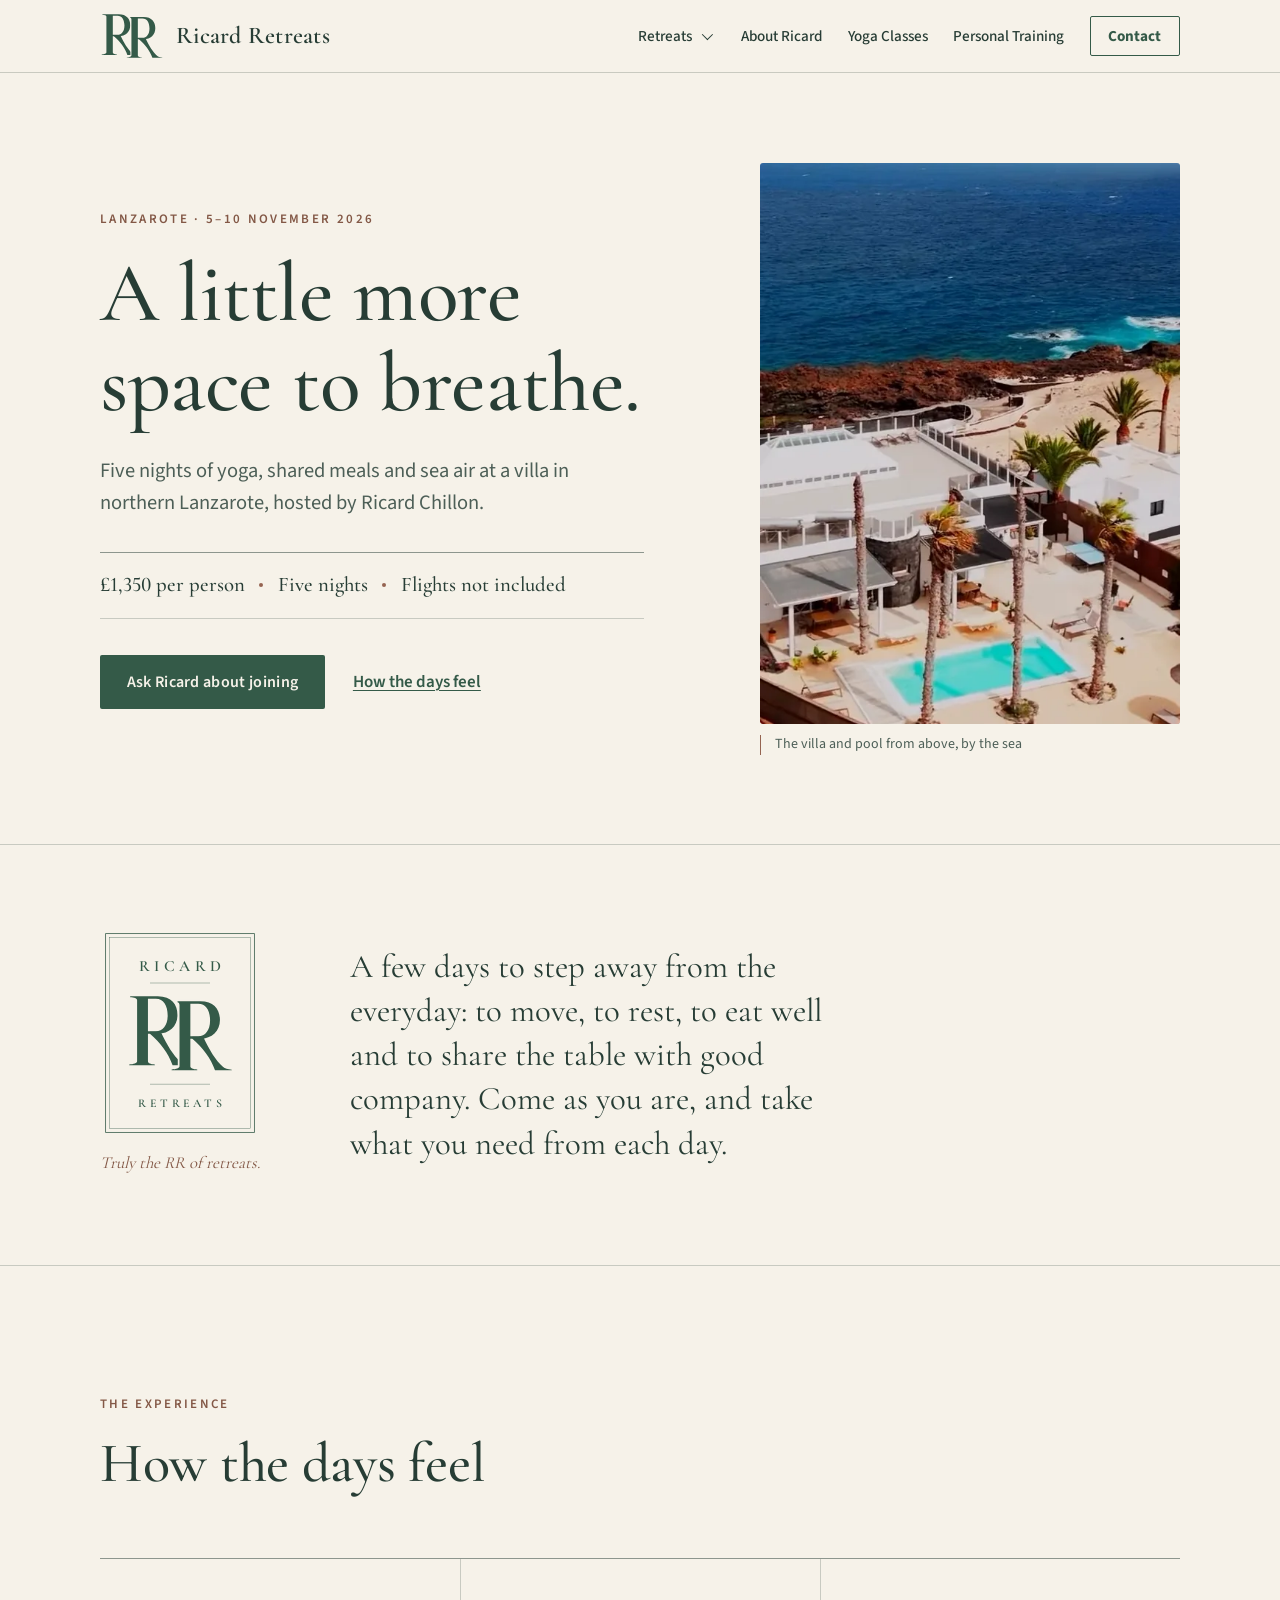
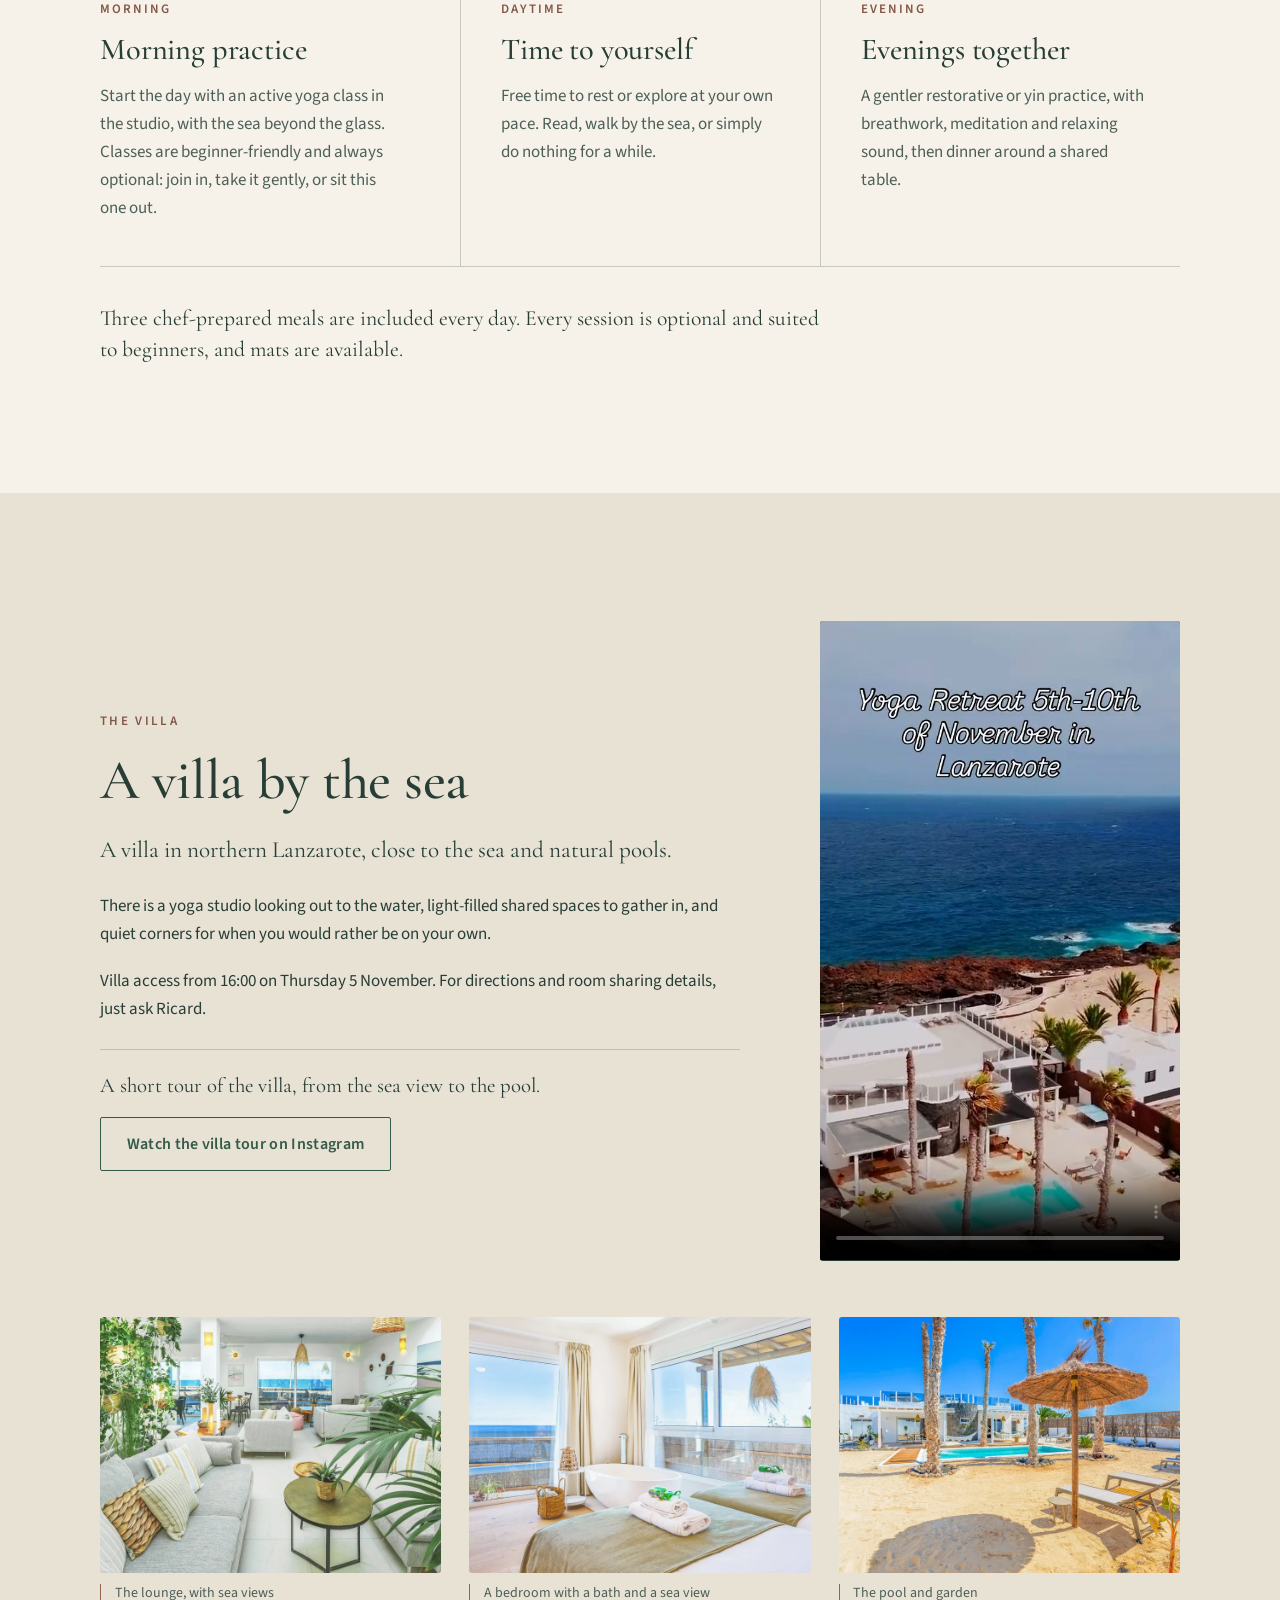
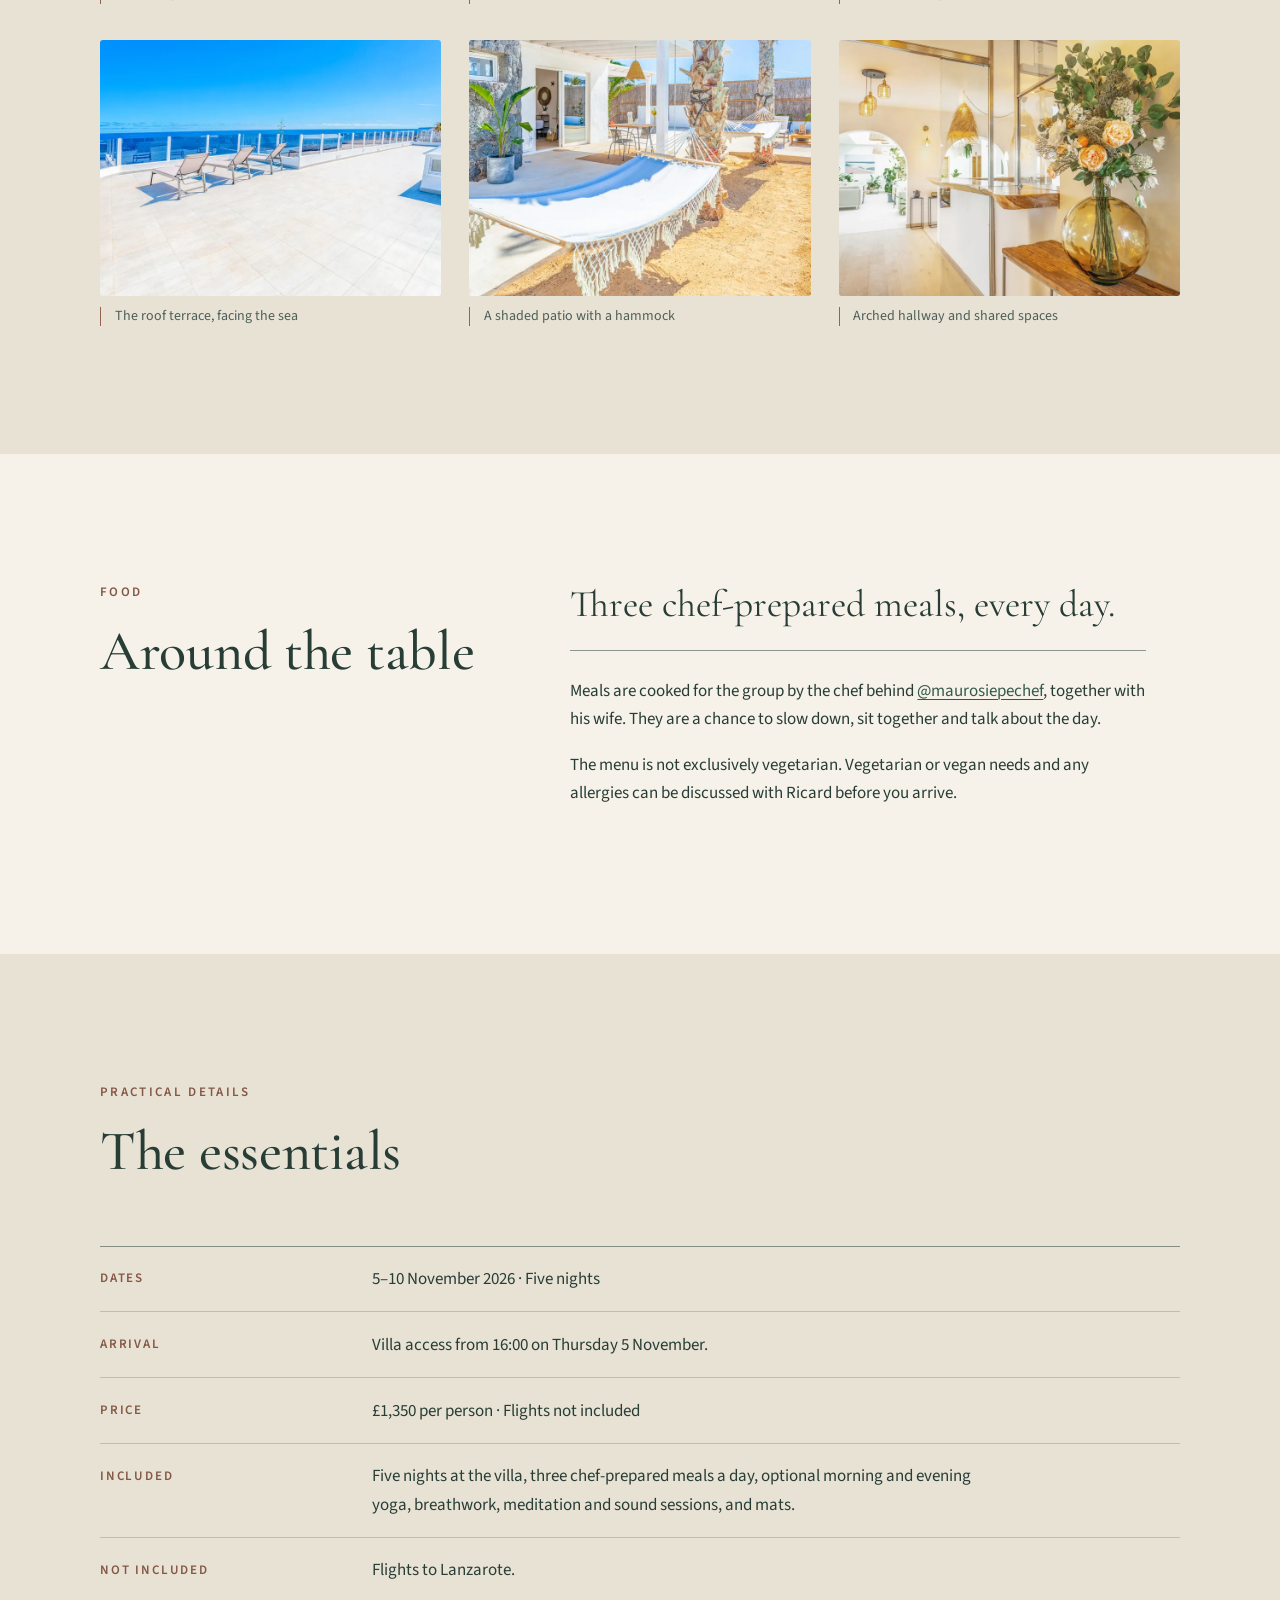
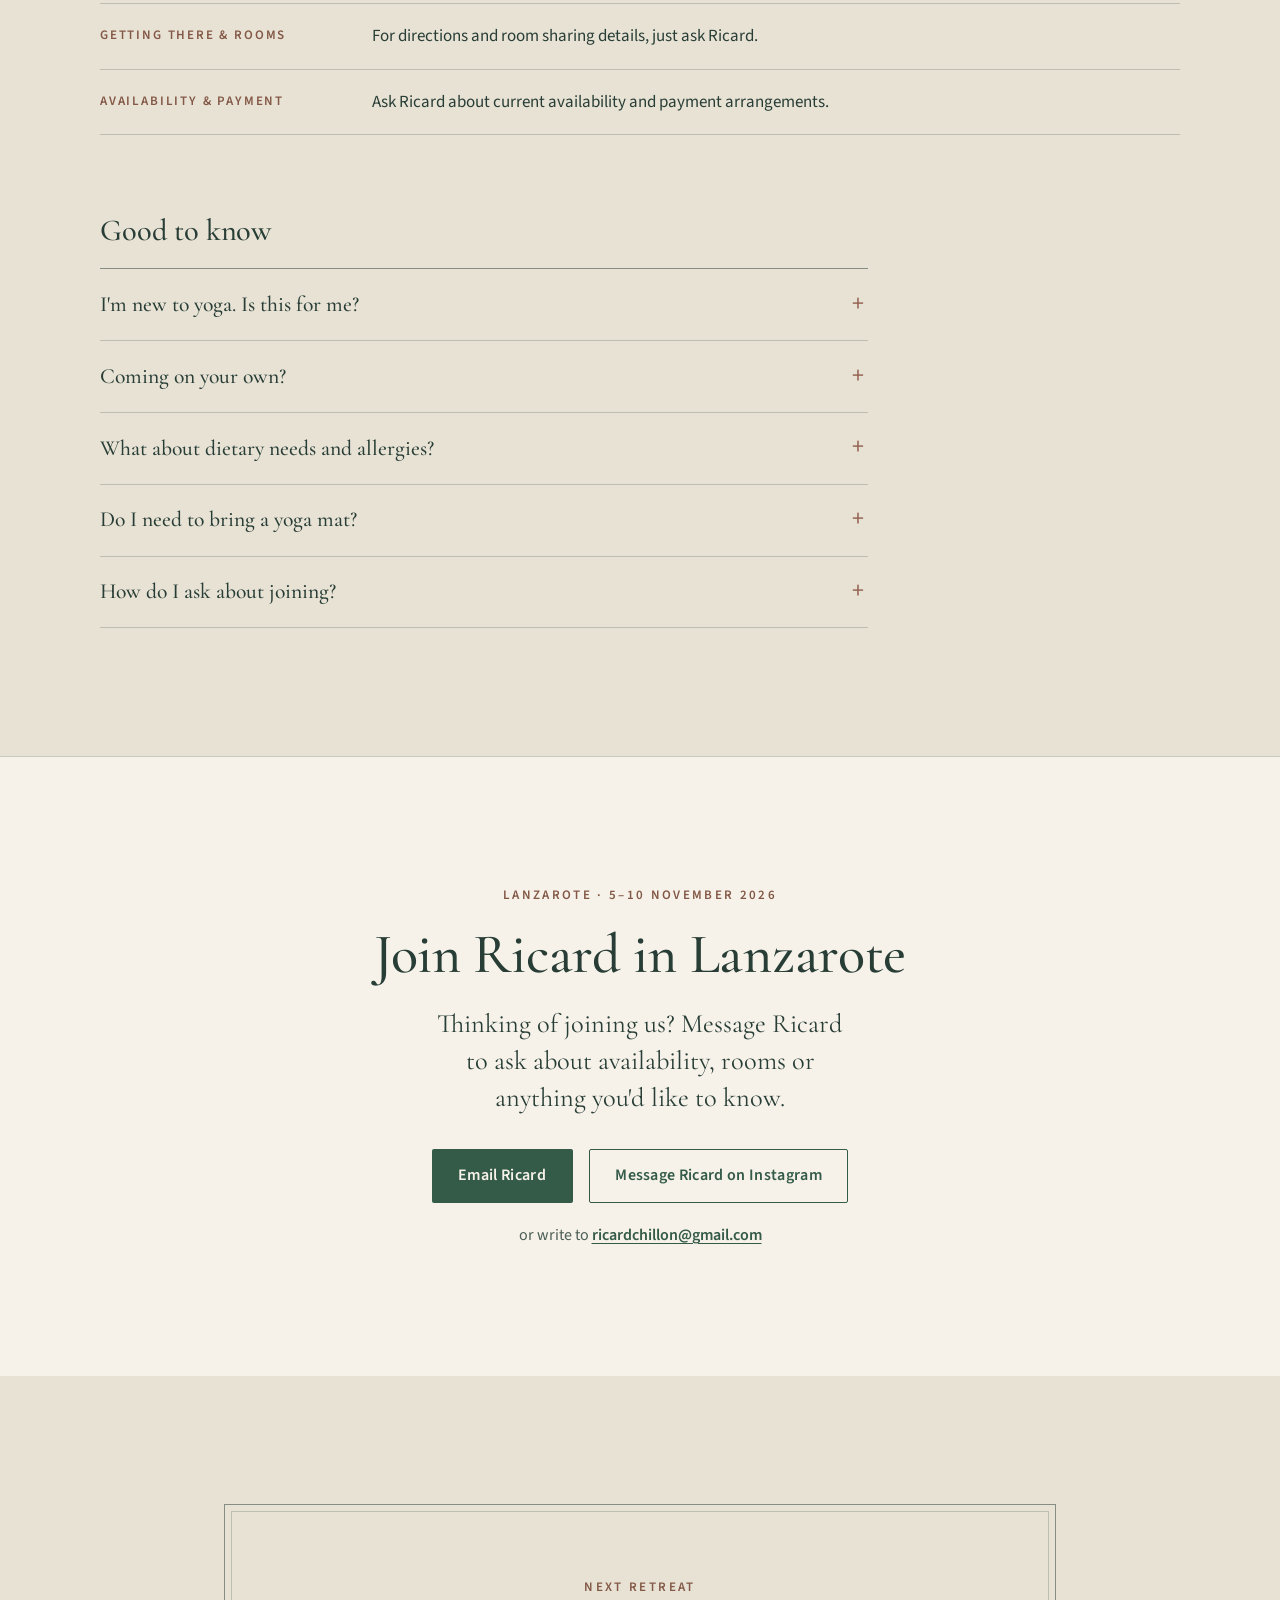
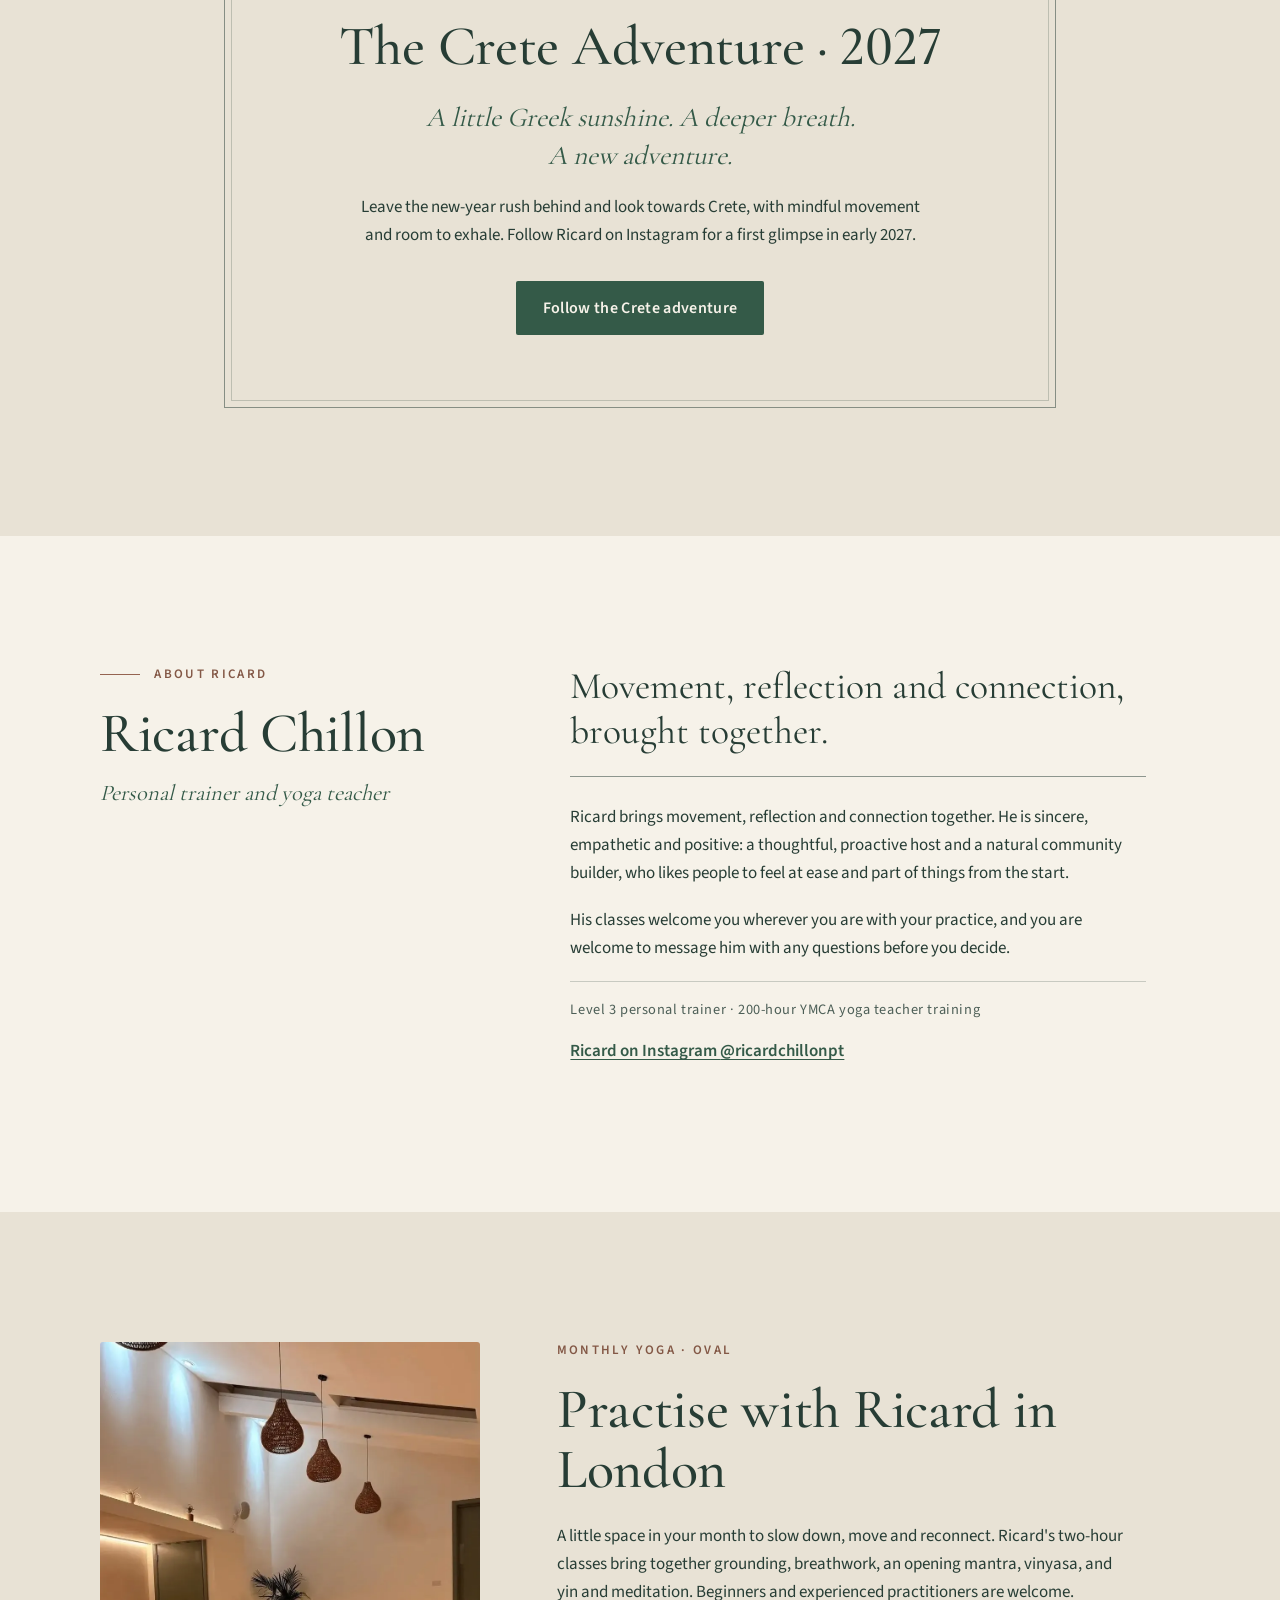
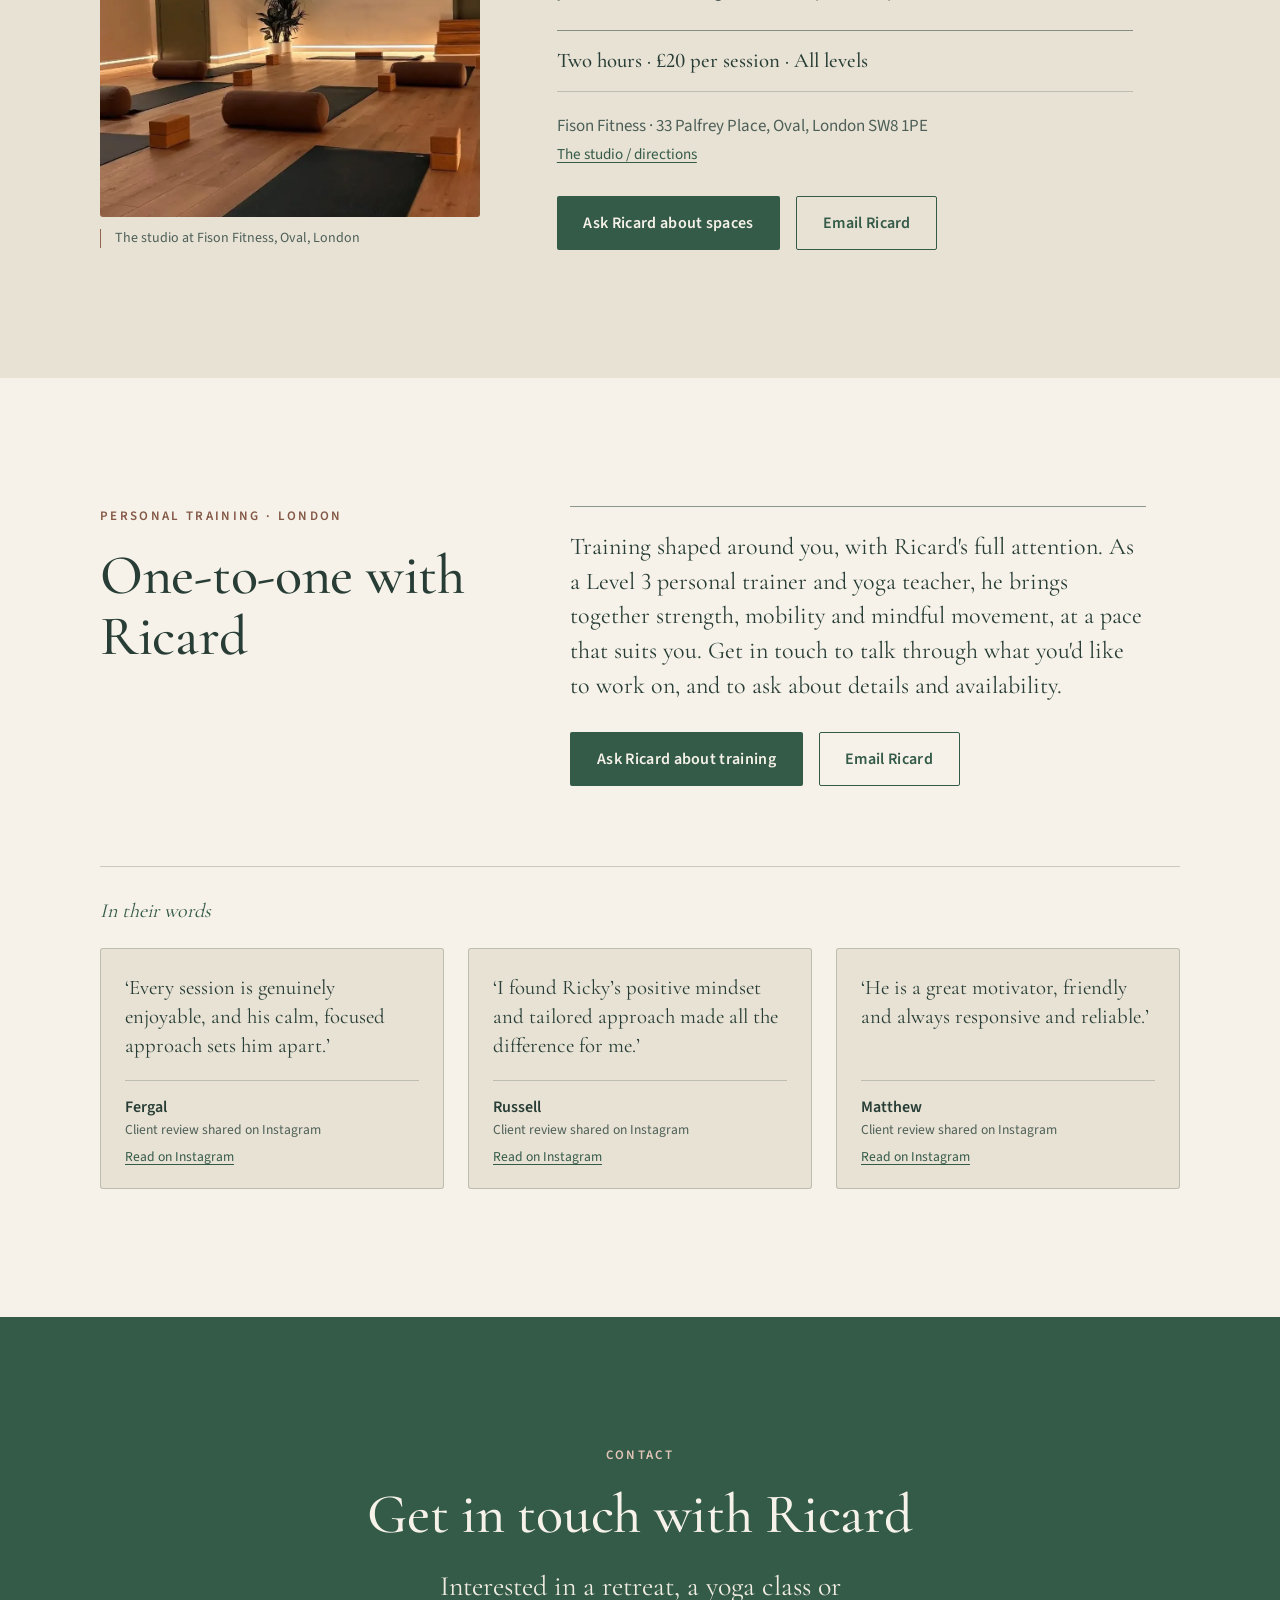
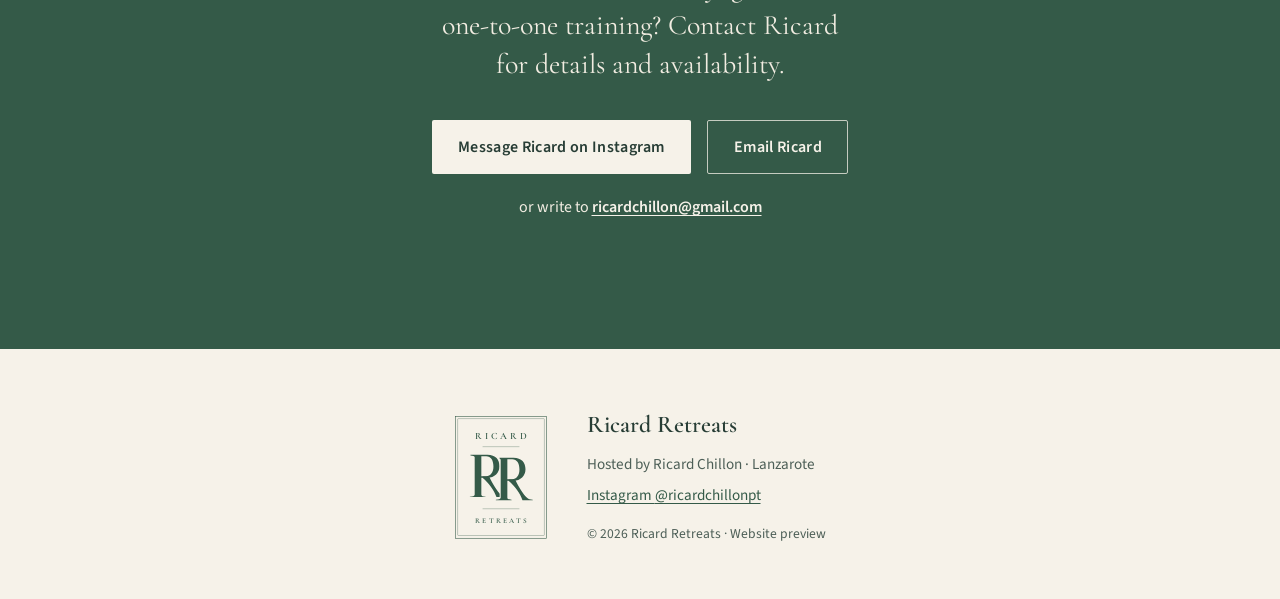
<file: index.html>
<!DOCTYPE html>
<html lang="en-GB" data-asset-version="202610201355">
<head>
  <meta charset="utf-8">
  <meta name="viewport" content="width=device-width, initial-scale=1">
  <!-- Draft: keep search engines out until the site is approved. -->
  <meta name="robots" content="noindex, nofollow">
  <!-- META:START (generated by tools/sync-meta.py from site-config.js; edit the config, not these lines) -->
  <title>Ricard Retreats · Yoga retreat in Lanzarote, 5–10 November 2026</title>
  <meta name="description" content="Five nights of yoga, shared meals and sea air in northern Lanzarote, 5–10 November 2026, hosted by Ricard Chillon. £1,350 per person, flights not included.">
  <link rel="canonical" href="https://ricard-retreats.github.io/">
  <meta property="og:type" content="website">
  <meta property="og:site_name" content="Ricard Retreats">
  <meta property="og:title" content="Ricard Retreats · A little more space to breathe">
  <meta property="og:description" content="A five-night yoga retreat in northern Lanzarote, 5–10 November 2026, hosted by Ricard Chillon.">
  <meta property="og:url" content="https://ricard-retreats.github.io/">
  <meta property="og:image" content="https://ricard-retreats.github.io/assets/images/og-cover.jpg">
  <meta property="og:image:width" content="1200">
  <meta property="og:image:height" content="630">
  <meta property="og:image:alt" content="Ricard Retreats: A little more space to breathe.">
  <meta name="twitter:card" content="summary_large_image">
  <meta name="twitter:title" content="Ricard Retreats · A little more space to breathe">
  <meta name="twitter:description" content="A five-night yoga retreat in northern Lanzarote, 5–10 November 2026, hosted by Ricard Chillon.">
  <meta name="twitter:image" content="https://ricard-retreats.github.io/assets/images/og-cover.jpg">
  <!-- META:END -->
  <meta name="theme-color" content="#345a48">
  <link rel="icon" href="favicon.svg?v=202610201355" type="image/svg+xml">
  <link rel="preload" href="assets/fonts/cormorant-garamond-latin-500-normal.woff2" as="font" type="font/woff2" crossorigin>
  <link rel="stylesheet" href="css/styles.css?v=202610201355">
  <script src="site-config.js?v=202610201355"></script>
</head>
<body id="top">
  <svg width="0" height="0" style="position:absolute" aria-hidden="true" focusable="false">
<symbol id="rr-pair" viewBox="-4 -4 218 158">
  <g fill="currentColor"><path fill-rule="evenodd" d="M4,0 H60 C88,0 100,17 100,38 C100,60 84,76 60,76 H40 V132 C40,136 45,138 54,138.5 V140 H2 V138.5 C11,138 18,136 18,132 V8 C18,4 12,2.5 4,2 Z M40,5 H56 C72,5 80,19 80,39 C80,59 70,71 56,71 H40 Z"/><path d="M44,72 H66 C78,98 92,121 106,133 C110,136.5 116,138.4 124,139 V140 H90 C82,116 64,93 44,76 Z"/></g>
  <g transform="translate(86,10)" style="fill:var(--rr-knock,#f6f2e9);stroke:var(--rr-knock,#f6f2e9)" stroke-width="7" stroke-linejoin="round"><path fill-rule="evenodd" d="M14,0 H60 C88,0 100,17 100,38 C100,60 84,76 60,76 H40 V132 C40,136 45,138 54,138.5 V140 H2 V138.5 C11,138 18,136 18,132 V8 C18,4 16,2.5 14,2 Z M40,5 H56 C72,5 80,19 80,39 C80,59 70,71 56,71 H40 Z"/><path d="M44,72 H66 C78,98 92,121 106,133 C110,136.5 116,138.4 124,139 V140 H90 C82,116 64,93 44,76 Z"/></g>
  <g transform="translate(86,10)" fill="currentColor"><path fill-rule="evenodd" d="M14,0 H60 C88,0 100,17 100,38 C100,60 84,76 60,76 H40 V132 C40,136 45,138 54,138.5 V140 H2 V138.5 C11,138 18,136 18,132 V8 C18,4 16,2.5 14,2 Z M40,5 H56 C72,5 80,19 80,39 C80,59 70,71 56,71 H40 Z"/><path d="M44,72 H66 C78,98 92,121 106,133 C110,136.5 116,138.4 124,139 V140 H90 C82,116 64,93 44,76 Z"/></g>
</symbol>
  </svg>

  <a class="skip-link" href="#main">Skip to content</a>

  <header class="site-header">
    <div class="container header-inner">
      <a class="brand" href="#top" data-bind-aria="brandName" aria-label="Ricard Retreats">
        <svg class="brand-mark" viewBox="0 0 218 158" aria-hidden="true" focusable="false"><use href="#rr-pair"/></svg>
        <span class="brand-name" data-bind="brandName">Ricard Retreats</span>
      </a>
      <button class="nav-toggle" id="nav-toggle" type="button" aria-expanded="false" aria-controls="site-nav">
        <span class="nav-toggle-bars" aria-hidden="true"></span>
        <span class="nav-toggle-label">Menu</span>
      </button>
      <nav class="site-nav" id="site-nav" aria-label="Main">
        <ul class="nav-list">
          <li class="nav-item nav-has-sub">
            <button class="nav-sub-toggle" id="retreats-toggle" type="button" aria-expanded="false" aria-controls="retreats-menu"><span data-bind="nav.retreats">Retreats</span><span class="nav-chev" aria-hidden="true"></span></button>
            <div class="nav-sub" id="retreats-menu" hidden>
              <p class="nav-sub-label" data-bind="nav.lanzaroteGroup">Lanzarote · 5–10 Nov 2026</p>
              <ul class="nav-sub-list">
                <li><a class="nav-sub-parent" href="#lanzarote" data-bind="nav.lanzarote">Lanzarote retreat</a></li>
                <li class="nav-sub-child"><a href="#experience" data-bind="nav.experience">The experience</a></li>
                <li class="nav-sub-child"><a href="#villa" data-bind="nav.villa">The villa</a></li>
                <li class="nav-sub-child"><a href="#food" data-bind="nav.food">Food</a></li>
                <li class="nav-sub-child"><a href="#details" data-bind="nav.details">Dates &amp; details</a></li>
                <li class="nav-sub-child"><a href="#lanzarote-enquiry" data-bind="nav.lanzaroteEnquiry">Join Ricard in Lanzarote</a></li>
              </ul>
              <ul class="nav-sub-list nav-sub-sep">
                <li><a class="nav-sub-parent" href="#crete" data-bind="nav.crete">Crete Adventure · 2027</a></li>
              </ul>
            </div>
          </li>
          <li class="nav-item"><a href="#host" data-bind="nav.about">About Ricard</a></li>
          <li class="nav-item"><a href="#london-yoga" data-bind="nav.yoga">Yoga Classes</a></li>
          <li class="nav-item"><a href="#personal-training" data-bind="nav.training">Personal Training</a></li>
          <li class="nav-item"><a class="nav-cta" href="#enquire" data-bind="nav.contact">Contact</a></li>
        </ul>
      </nav>
    </div>
  </header>

  <main id="main">
    <!-- HERO -->
    <section class="hero" id="lanzarote" aria-labelledby="hero-title">
      <div class="container hero-grid">
        <div class="hero-text">
          <p class="eyebrow" data-bind="eyebrow">Lanzarote · 5–10 November 2026</p>
          <h1 id="hero-title" data-bind="tagline">A little more space to breathe.</h1>
          <p class="lede" data-bind="heroLede">Five nights of yoga, shared meals and sea air at a villa in northern Lanzarote, hosted by Ricard Chillon.</p>
          <ul class="facts" aria-label="Key facts">
            <li data-bind="retreat.priceLabel">£1,350 per person</li>
            <li data-bind="retreat.nights">Five nights</li>
            <li data-bind="retreat.flightsNote">Flights not included</li>
          </ul>
          <div class="hero-actions">
            <a class="button button-primary" href="#lanzarote-enquiry" data-bind-href="lanzaroteEnquiry.anchor">Ask Ricard about joining</a>
            <a class="text-link" href="#experience">How the days feel</a>
          </div>
        </div>
        <figure class="hero-figure">
          <picture>
            <source type="image/webp" srcset="assets/images/hero-aerial-sea.webp?v=202610201355" data-bind-srcset="images.hero.webp">
            <img src="assets/images/hero-aerial-sea.jpg?v=202610201355" data-bind-src="images.hero.jpg" data-bind-alt="images.hero.alt" width="570" height="762" alt="Aerial view of a white villa with a turquoise pool and palm trees, with the sea beyond" fetchpriority="high">
          </picture>
          <figcaption data-bind="images.hero.caption">The villa and pool from above, by the sea</figcaption>
        </figure>
      </div>
    </section>

    <!-- WELCOME + BADGE -->
    <section class="welcome" aria-label="Welcome">
      <div class="container welcome-grid">
        <div class="badge-wrap">
          <svg class="badge" viewBox="0 0 240 320" role="img" data-bind-aria="monogram.ariaLabel" aria-label="Ricard Retreats RR monogram">
            <rect x="1" y="1" width="238" height="318" fill="none" stroke="currentColor" stroke-width="1.25"/>
            <rect x="7.5" y="7.5" width="225" height="305" fill="none" stroke="currentColor" stroke-width="0.6"/>
            <text class="badge-top" x="123.5" y="60" text-anchor="middle" data-bind="monogram.top">RICARD</text>
            <line x1="72" y1="80" x2="168" y2="80" stroke="currentColor" stroke-width="0.6"/>
            <use href="#rr-pair" x="34" y="98" width="172" height="124.7"/>
            <line x1="72" y1="242" x2="168" y2="242" stroke="currentColor" stroke-width="0.6"/>
            <text class="badge-bottom" x="123" y="278" text-anchor="middle" data-bind="monogram.bottom">RETREATS</text>
          </svg>
          <p class="playful" data-bind="playfulLine">Truly the RR of retreats.</p>
        </div>
        <p class="welcome-text" data-bind="welcome">A few days to step away from the everyday: to move, to rest, to eat well and to share the table with good company. Come as you are, and take what you need from each day.</p>
      </div>
    </section>

    <!-- EXPERIENCE -->
    <section class="section" id="experience" aria-labelledby="experience-title">
      <div class="container">
        <header class="section-head">
          <p class="eyebrow">The experience</p>
          <h2 id="experience-title">How the days feel</h2>
        </header>
        <ol class="moments">
          <li class="moment">
            <p class="moment-time">Morning</p>
            <h3>Morning practice</h3>
            <p>Start the day with an active yoga class in the studio, with the sea beyond the glass. Classes are beginner-friendly and always optional: join in, take it gently, or sit this one out.</p>
          </li>
          <li class="moment">
            <p class="moment-time">Daytime</p>
            <h3>Time to yourself</h3>
            <p><span data-bind="retreat.freeTimeNote">Free time to rest or explore at your own pace.</span> Read, walk by the sea, or simply do nothing for a while.</p>
          </li>
          <li class="moment">
            <p class="moment-time">Evening</p>
            <h3>Evenings together</h3>
            <p>A gentler restorative or yin practice, with breathwork, meditation and relaxing sound, then dinner around a shared table.</p>
          </li>
        </ol>
        <p class="moments-note">Three chef-prepared meals are included every day. Every session is optional and suited to beginners, and mats are available.</p>
      </div>
    </section>

    <!-- VILLA -->
    <section class="section section-sand" id="villa" aria-labelledby="villa-title">
      <div class="container">
        <div class="villa-intro">
          <div class="villa-text">
            <p class="eyebrow">The villa</p>
            <h2 id="villa-title">A villa by the sea</h2>
            <p class="villa-lede" data-bind="retreat.locationNote">A villa in northern Lanzarote, close to the sea and natural pools.</p>
            <p>There is a yoga studio looking out to the water, light-filled shared spaces to gather in, and quiet corners for when you would rather be on your own.</p>
            <p><span data-bind="retreat.arrivalNote">Villa access from 16:00 on Thursday 5 November.</span> <span data-bind="retreat.roomsNote">For directions and room sharing details, just ask Ricard.</span></p>
            <p class="video-label" data-bind="images.video.label">A short tour of the villa, from the sea view to the pool.</p>
            <p class="video-link-wrap"><a class="button button-outline" href="https://www.instagram.com/reel/DT3p8WjDN4t/" data-bind-href="images.video.linkUrl" target="_blank" rel="noopener noreferrer"><span data-bind="images.video.linkText">Watch the villa tour on Instagram</span><span class="visually-hidden"> (opens in a new tab)</span></a></p>
          </div>
          <figure class="villa-video">
            <video id="villa-video" muted playsinline loop controls preload="metadata" width="608" height="1080" poster="assets/video/villa-tour-poster.jpg?v=202610201355" data-bind-poster="images.video.poster" aria-label="Villa tour video, without sound">
              <source src="assets/video/villa-tour.mp4?v=202610201355" data-bind-src="images.video.mp4" type="video/mp4">
            </video>
          </figure>
        </div>
        <div class="gallery" id="gallery">
          <!-- GALLERY:START -->
          <figure class="g-item">
            <picture><source type="image/webp" srcset="assets/images/villa-lounge-sea-800.webp?v=202610201355 800w, assets/images/villa-lounge-sea.webp?v=202610201355 1600w" sizes="(min-width: 900px) 30vw, (min-width: 640px) 46vw, 92vw"><img style="object-position: 50% 50%" src="assets/images/villa-lounge-sea.jpg?v=202610201355" srcset="assets/images/villa-lounge-sea-800.jpg?v=202610201355 800w, assets/images/villa-lounge-sea.jpg?v=202610201355 1600w" sizes="(min-width: 900px) 30vw, (min-width: 640px) 46vw, 92vw" width="1600" height="1200" loading="lazy" alt="A bright open-plan lounge with grey sofas, cushions and plants, and the sea through the windows beyond"></picture>
            <figcaption>The lounge, with sea views</figcaption>
          </figure>
          <figure class="g-item">
            <picture><source type="image/webp" srcset="assets/images/villa-bedroom-bath-800.webp?v=202610201355 800w, assets/images/villa-bedroom-bath.webp?v=202610201355 1600w" sizes="(min-width: 900px) 30vw, (min-width: 640px) 46vw, 92vw"><img style="object-position: 50% 50%" src="assets/images/villa-bedroom-bath.jpg?v=202610201355" srcset="assets/images/villa-bedroom-bath-800.jpg?v=202610201355 800w, assets/images/villa-bedroom-bath.jpg?v=202610201355 1600w" sizes="(min-width: 900px) 30vw, (min-width: 640px) 46vw, 92vw" width="1600" height="1200" loading="lazy" alt="A bedroom with twin beds, a freestanding bath and large windows looking out to the sea"></picture>
            <figcaption>A bedroom with a bath and a sea view</figcaption>
          </figure>
          <figure class="g-item">
            <picture><source type="image/webp" srcset="assets/images/villa-pool-beach-800.webp?v=202610201355 800w, assets/images/villa-pool-beach.webp?v=202610201355 888w" sizes="(min-width: 900px) 30vw, (min-width: 640px) 46vw, 92vw"><img style="object-position: 50% 50%" src="assets/images/villa-pool-beach.jpg?v=202610201355" srcset="assets/images/villa-pool-beach-800.jpg?v=202610201355 800w, assets/images/villa-pool-beach.jpg?v=202610201355 888w" sizes="(min-width: 900px) 30vw, (min-width: 640px) 46vw, 92vw" width="888" height="666" loading="lazy" alt="A white villa behind a turquoise pool, with palm trees, a thatched parasol and sun loungers on the sand"></picture>
            <figcaption>The pool and garden</figcaption>
          </figure>
          <figure class="g-item">
            <picture><source type="image/webp" srcset="assets/images/villa-roof-terrace-800.webp?v=202610201355 800w, assets/images/villa-roof-terrace.webp?v=202610201355 888w" sizes="(min-width: 900px) 30vw, (min-width: 640px) 46vw, 92vw"><img style="object-position: 50% 50%" src="assets/images/villa-roof-terrace.jpg?v=202610201355" srcset="assets/images/villa-roof-terrace-800.jpg?v=202610201355 800w, assets/images/villa-roof-terrace.jpg?v=202610201355 888w" sizes="(min-width: 900px) 30vw, (min-width: 640px) 46vw, 92vw" width="888" height="666" loading="lazy" alt="A roof terrace with sun loungers behind a glass balustrade, facing the blue sea"></picture>
            <figcaption>The roof terrace, facing the sea</figcaption>
          </figure>
          <figure class="g-item">
            <picture><source type="image/webp" srcset="assets/images/villa-patio-hammock-800.webp?v=202610201355 800w, assets/images/villa-patio-hammock.webp?v=202610201355 1600w" sizes="(min-width: 900px) 30vw, (min-width: 640px) 46vw, 92vw"><img style="object-position: 50% 50%" src="assets/images/villa-patio-hammock.jpg?v=202610201355" srcset="assets/images/villa-patio-hammock-800.jpg?v=202610201355 800w, assets/images/villa-patio-hammock.jpg?v=202610201355 1600w" sizes="(min-width: 900px) 30vw, (min-width: 640px) 46vw, 92vw" width="1600" height="1200" loading="lazy" alt="A shaded patio with a white hammock, a lava-stone wall, plants and palm trees"></picture>
            <figcaption>A shaded patio with a hammock</figcaption>
          </figure>
          <figure class="g-item">
            <picture><source type="image/webp" srcset="assets/images/villa-arched-hall-800.webp?v=202610201355 800w, assets/images/villa-arched-hall.webp?v=202610201355 1600w" sizes="(min-width: 900px) 30vw, (min-width: 640px) 46vw, 92vw"><img style="object-position: 50% 50%" src="assets/images/villa-arched-hall.jpg?v=202610201355" srcset="assets/images/villa-arched-hall-800.jpg?v=202610201355 800w, assets/images/villa-arched-hall.jpg?v=202610201355 1600w" sizes="(min-width: 900px) 30vw, (min-width: 640px) 46vw, 92vw" width="1600" height="1200" loading="lazy" alt="A bright hallway with arched doorways, a wooden console and a vase of flowers"></picture>
            <figcaption>Arched hallway and shared spaces</figcaption>
          </figure>
          <!-- GALLERY:END -->
        </div>
      </div>
    </section>

    <!-- FOOD -->
    <section class="section" id="food" aria-labelledby="food-title">
      <div class="container food-grid">
        <div>
          <p class="eyebrow">Food</p>
          <h2 id="food-title">Around the table</h2>
          <figure class="chef-photo" id="chef-photo" hidden></figure>
        </div>
        <div class="food-body">
          <p class="statement">Three chef-prepared meals, every day.</p>
          <p>Meals are cooked for the group by the chef behind <a href="https://www.instagram.com/maurosiepechef/" data-bind-href="chef.instagramUrl" target="_blank" rel="noopener noreferrer" data-bind="chef.instagramHandle">@maurosiepechef</a>, together with his wife. They are a chance to slow down, sit together and talk about the day.</p>
          <p>The menu is not exclusively vegetarian. Vegetarian or vegan needs and any allergies can be discussed with Ricard before you arrive.</p>
        </div>
      </div>
    </section>

    <!-- DETAILS -->
    <section class="section section-sand" id="details" aria-labelledby="details-title">
      <div class="container">
        <header class="section-head">
          <p class="eyebrow">Practical details</p>
          <h2 id="details-title">The essentials</h2>
        </header>
        <dl class="essentials">
          <div><dt>Dates</dt><dd><span data-bind="retreat.datesLabel">5–10 November 2026</span> · <span data-bind="retreat.nights">Five nights</span></dd></div>
          <div><dt>Arrival</dt><dd data-bind="retreat.arrivalNote">Villa access from 16:00 on Thursday 5 November.</dd></div>
          <div><dt>Price</dt><dd><span data-bind="retreat.priceLabel">£1,350 per person</span> · <span data-bind="retreat.flightsNote">Flights not included</span></dd></div>
          <div><dt>Included</dt><dd>Five nights at the villa, three chef-prepared meals a day, optional morning and evening yoga, breathwork, meditation and sound sessions, and mats.</dd></div>
          <div><dt>Not included</dt><dd>Flights to Lanzarote.</dd></div>
          <div><dt>Getting there &amp; rooms</dt><dd data-bind="retreat.roomsNote">For directions and room sharing details, just ask Ricard.</dd></div>
          <div><dt>Availability &amp; payment</dt><dd data-bind="retreat.availabilityPaymentNote">Ask Ricard about current availability and payment arrangements.</dd></div>
        </dl>

        <div class="faq">
          <h3 class="faq-title">Good to know</h3>
          <details>
            <summary>I'm new to yoga. Is this for me?</summary>
            <p>Yes. Classes are beginner-friendly and every session is optional, so you can join in as much or as little as you like.</p>
          </details>
          <details>
            <summary>Coming on your own?</summary>
            <p>You're welcome. Shared meals and sessions make it easy to feel part of things, at whatever pace suits you.</p>
          </details>
          <details>
            <summary>What about dietary needs and allergies?</summary>
            <p>The menu is not exclusively vegetarian. Vegetarian or vegan needs and any allergies can be discussed with Ricard before the retreat.</p>
          </details>
          <details>
            <summary>Do I need to bring a yoga mat?</summary>
            <p>Mats are available at the villa. If you have a mat you love, you're welcome to bring your own.</p>
          </details>
          <details>
            <summary>How do I ask about joining?</summary>
            <p>Message Ricard on Instagram at <a href="https://www.instagram.com/ricardchillonpt/" data-bind-href="contact.instagramUrl" target="_blank" rel="noopener noreferrer" data-bind="contact.instagramHandle">@ricardchillonpt</a><span id="faq-email" data-email-only> or email <a href="mailto:ricardchillon@gmail.com?subject=Lanzarote%20retreat%20enquiry" data-bind-href="contact.retreatEmailHref" data-bind="contact.email">ricardchillon@gmail.com</a></span> to ask about availability, rooms, payment or anything else.</p>
          </details>
        </div>
      </div>
    </section>

    <!-- LANZAROTE ENQUIRY -->
    <section class="section lanzarote-enquiry" id="lanzarote-enquiry" aria-labelledby="lz-enquiry-title">
      <div class="container lz-enquiry-inner">
        <p class="eyebrow" data-bind="eyebrow">Lanzarote · 5–10 November 2026</p>
        <h2 id="lz-enquiry-title" data-bind="lanzaroteEnquiry.heading">Join Ricard in Lanzarote</h2>
        <p class="lz-enquiry-intro" data-bind="lanzaroteEnquiry.intro">Thinking of joining us? Message Ricard to ask about availability, rooms or anything you'd like to know.</p>
        <p class="lz-enquiry-actions">
          <a class="button button-primary" id="lz-email-link" href="mailto:ricardchillon@gmail.com?subject=Lanzarote%20retreat%20enquiry" data-bind-href="lanzaroteEnquiry.emailHref"><span data-bind="lanzaroteEnquiry.emailLabel">Email Ricard</span></a>
          <a class="button button-outline" id="lz-instagram-link" href="https://www.instagram.com/ricardchillonpt/" data-bind-href="lanzaroteEnquiry.instagramUrl" target="_blank" rel="noopener noreferrer"><span data-bind="lanzaroteEnquiry.instagramLabel">Message Ricard on Instagram</span><span class="visually-hidden"> (opens in a new tab)</span></a>
        </p>
        <p class="lz-enquiry-email">or write to <a href="mailto:ricardchillon@gmail.com?subject=Lanzarote%20retreat%20enquiry" data-bind-href="lanzaroteEnquiry.emailHref" data-bind="lanzaroteEnquiry.emailText">ricardchillon@gmail.com</a></p>
      </div>
    </section>

    <!-- NEXT RETREAT -->
    <section class="section next-retreat" id="crete" aria-labelledby="next-title">
      <span id="next-retreat" class="anchor-alias" aria-hidden="true"></span>
      <div class="container">
        <div class="next-frame">
          <p class="eyebrow" data-bind="futureTeaser.eyebrow">Next retreat</p>
          <h2 id="next-title" data-bind="futureTeaser.heading">The Crete Adventure · 2027</h2>
          <p class="next-lead" data-bind="futureTeaser.lead">A little Greek sunshine. A deeper breath. A new adventure.</p>
          <p class="next-body" data-bind="futureTeaser.body">Leave the new-year rush behind and look towards Crete, with mindful movement and room to exhale. Follow Ricard on Instagram for a first glimpse in early 2027.</p>
          <p class="next-actions"><a class="button button-primary" href="https://www.instagram.com/ricardchillonpt/" data-bind-href="futureTeaser.linkUrl" target="_blank" rel="noopener noreferrer"><span data-bind="futureTeaser.linkText">Follow the Crete adventure</span><span class="visually-hidden"> (opens Instagram in a new tab)</span></a></p>
        </div>
      </div>
    </section>

    <!-- HOST -->
    <section class="section host-section" id="host" aria-labelledby="host-title">
      <div class="container host-grid">
        <div class="host-intro">
          <p class="eyebrow eyebrow-ruled" data-bind="hostEyebrow">About Ricard</p>
          <h2 id="host-title" data-bind="hostName">Ricard Chillon</h2>
          <p class="host-title" data-bind="hostTitle">Personal trainer and yoga teacher</p>
          <figure class="host-photo" id="host-photo" hidden></figure>
        </div>
        <div class="host-body">
          <p class="statement" data-bind="hostStatement">Movement, reflection and connection, brought together.</p>
          <p data-bind="hostBio">Ricard brings movement, reflection and connection together. He is sincere, empathetic and positive: a thoughtful, proactive host and a natural community builder, who likes people to feel at ease and part of things from the start.</p>
          <p data-bind="hostBio2">His classes welcome you wherever you are with your practice, and you are welcome to message him with any questions before you decide.</p>
          <p class="credentials" data-bind="hostCredentials">Level 3 personal trainer · 200-hour YMCA yoga teacher training</p>
          <p><a class="text-link" href="https://www.instagram.com/ricardchillonpt/" data-bind-href="contact.instagramUrl" target="_blank" rel="noopener noreferrer">Ricard on Instagram <span data-bind="contact.instagramHandle">@ricardchillonpt</span></a></p>
        </div>
      </div>
    </section>

    <!-- LONDON YOGA -->
    <section class="section section-sand london" id="london-yoga" aria-labelledby="london-title">
      <div class="container london-grid">
        <figure class="london-figure">
          <picture>
            <source type="image/webp" srcset="assets/images/oval-studio.webp?v=202610201355" data-bind-srcset="londonYoga.image.webp">
            <img src="assets/images/oval-studio.jpg?v=202610201355" data-bind-src="londonYoga.image.jpg" data-bind-alt="londonYoga.image.alt" width="900" height="1125" loading="lazy" decoding="async" alt="The empty yoga studio at Fison Fitness in Oval, London: mats, bolsters and blocks on a warm wooden floor under woven pendant lights">
          </picture>
          <figcaption data-bind="londonYoga.image.caption">The studio at Fison Fitness, Oval, London</figcaption>
        </figure>
        <div class="london-text">
          <p class="eyebrow" data-bind="londonYoga.eyebrow">Monthly yoga · Oval</p>
          <h2 id="london-title" data-bind="londonYoga.heading">Practise with Ricard in London</h2>
          <p class="london-body" data-bind="londonYoga.body">A little space in your month to slow down, move and reconnect. Ricard's two-hour classes bring together grounding, breathwork, an opening mantra, vinyasa, and yin and meditation. Beginners and experienced practitioners are welcome.</p>
          <p class="london-facts" data-bind="londonYoga.facts">Two hours · £20 per session · All levels</p>
          <p class="next-class" id="next-class" data-next-class data-ends-at="2026-10-25T14:00:00+00:00" data-bind="londonYoga.nextClass.label">Next class: Sunday 25 October 2026 · 12–2pm</p>
          <p class="london-venue"><span data-bind="londonYoga.venue">Fison Fitness · 33 Palfrey Place, Oval, London SW8 1PE</span><br><a class="venue-link" href="https://www.fisonfitness.co.uk/oval" data-bind-href="londonYoga.venueUrl" target="_blank" rel="noopener noreferrer"><span data-bind="londonYoga.venueLinkText">The studio / directions</span><span class="visually-hidden"> (opens in a new tab)</span></a></p>
          <p class="service-actions">
            <a class="button button-primary" href="https://www.instagram.com/ricardchillonpt/" data-bind-href="londonYoga.instagramUrl" target="_blank" rel="noopener noreferrer"><span data-bind="londonYoga.instagramCta">Ask Ricard about spaces</span><span class="visually-hidden"> (opens Instagram in a new tab)</span></a>
            <a class="button button-outline" href="mailto:ricardchillon@gmail.com?subject=Monthly%20yoga%20in%20Oval" data-bind-href="londonYoga.emailHref"><span data-bind="londonYoga.emailCta">Email Ricard</span></a>
          </p>
        </div>
      </div>
    </section>

    <!-- PERSONAL TRAINING -->
    <section class="section pt" id="personal-training" aria-labelledby="pt-title">
      <div class="container pt-grid">
        <div class="pt-head">
          <p class="eyebrow" data-bind="personalTraining.eyebrow">Personal training · London</p>
          <h2 id="pt-title" data-bind="personalTraining.heading">One-to-one with Ricard</h2>
        </div>
        <div class="pt-body">
          <p class="pt-text" data-bind="personalTraining.body">Training shaped around you, with Ricard's full attention. As a Level 3 personal trainer and yoga teacher, he brings together strength, mobility and mindful movement, at a pace that suits you. Get in touch to talk through what you'd like to work on, and to ask about details and availability.</p>
          <p class="service-actions">
            <a class="button button-primary" href="https://www.instagram.com/ricardchillonpt/" data-bind-href="personalTraining.instagramUrl" target="_blank" rel="noopener noreferrer"><span data-bind="personalTraining.instagramCta">Ask Ricard about training</span><span class="visually-hidden"> (opens Instagram in a new tab)</span></a>
            <a class="button button-outline" href="mailto:ricardchillon@gmail.com?subject=Personal%20training%20enquiry" data-bind-href="personalTraining.emailHref"><span data-bind="personalTraining.emailCta">Email Ricard</span></a>
          </p>
        </div>
        <!-- Verified client reviews only (personalTraining.testimonials); hidden while the list is empty -->
        <div class="pt-testimonials" id="pt-testimonials">
          <p class="pt-reviews-label" data-bind="personalTraining.testimonialsLabel">In their words</p>
          <div class="review-grid" id="review-grid">
            <!-- TESTIMONIALS:START -->
            <figure class="review">
              <blockquote><p>Every session is genuinely enjoyable, and his calm, focused approach sets him apart.</p></blockquote>
              <figcaption><span class="review-name">Fergal</span><span class="review-source">Client review shared on Instagram</span><a class="review-link" href="https://www.instagram.com/ricardchillonpt/p/DCfWtpcNh7G/" target="_blank" rel="noopener noreferrer">Read on Instagram<span class="visually-hidden"> (opens in a new tab)</span></a></figcaption>
            </figure>
            <figure class="review">
              <blockquote><p>I found Ricky’s positive mindset and tailored approach made all the difference for me.</p></blockquote>
              <figcaption><span class="review-name">Russell</span><span class="review-source">Client review shared on Instagram</span><a class="review-link" href="https://www.instagram.com/ricardchillonpt/p/DPMULamDNnh/" target="_blank" rel="noopener noreferrer">Read on Instagram<span class="visually-hidden"> (opens in a new tab)</span></a></figcaption>
            </figure>
            <figure class="review">
              <blockquote><p>He is a great motivator, friendly and always responsive and reliable.</p></blockquote>
              <figcaption><span class="review-name">Matthew</span><span class="review-source">Client review shared on Instagram</span><a class="review-link" href="https://www.instagram.com/ricardchillonpt/p/DFuScuFtHAr/" target="_blank" rel="noopener noreferrer">Read on Instagram<span class="visually-hidden"> (opens in a new tab)</span></a></figcaption>
            </figure>
            <!-- TESTIMONIALS:END -->
          </div>
        </div>
      </div>
    </section>

    <!-- CONTACT -->
    <section class="section section-dark" id="enquire" aria-labelledby="enquire-title">
      <div class="container contact-inner">
        <p class="eyebrow eyebrow-light" data-bind="contact.eyebrow">Contact</p>
        <h2 id="enquire-title" data-bind="contact.heading">Get in touch with Ricard</h2>
        <p class="contact-intro" data-bind="contact.intro">Interested in a retreat, a yoga class or one-to-one training? Contact Ricard for details and availability.</p>
        <p class="contact-actions">
          <a class="button button-light" id="instagram-link" href="https://www.instagram.com/ricardchillonpt/" data-bind-href="contact.instagramUrl" target="_blank" rel="noopener noreferrer"><span data-bind="contact.ctaLabel">Message Ricard on Instagram</span><span class="visually-hidden"> (opens in a new tab)</span></a>
          <a class="button button-outline-light" id="email-link" data-email-only data-email-link href="mailto:ricardchillon@gmail.com?subject=Website%20enquiry"><span data-bind="contact.emailLabel">Email Ricard</span></a>
        </p>
        <p class="contact-email" id="contact-email" data-email-only>or write to <a data-email-link href="mailto:ricardchillon@gmail.com?subject=Website%20enquiry" data-bind="contact.email">ricardchillon@gmail.com</a></p>

        <!-- Enquiry form: stays hidden until contact.formEndpoint is set in site-config.js -->
        <form class="interest-form" id="interest-form" hidden novalidate>
          <div class="field">
            <label for="f-name">Your name</label>
            <input id="f-name" name="name" type="text" autocomplete="name" required>
          </div>
          <div class="field">
            <label for="f-email">Email</label>
            <input id="f-email" name="email" type="email" autocomplete="email" required>
          </div>
          <div class="field">
            <label for="f-message">Message <span class="optional">(optional)</span></label>
            <textarea id="f-message" name="message" rows="4"></textarea>
          </div>
          <div class="field field-check">
            <input id="f-updates" name="future_updates" type="checkbox" value="yes">
            <label for="f-updates">I'd also like to hear about future retreats (optional)</label>
          </div>
          <button class="button button-light" id="form-submit" type="submit">Send to Ricard</button>
          <p class="form-status" id="form-status" role="status" aria-live="polite"></p>
        </form>
      </div>
    </section>
  </main>

  <footer class="site-footer">
    <div class="container footer-inner">
      <svg class="badge badge-small" viewBox="0 0 240 320" role="img" data-bind-aria="monogram.ariaLabel" aria-label="Ricard Retreats RR monogram">
        <rect x="1" y="1" width="238" height="318" fill="none" stroke="currentColor" stroke-width="1.5"/>
        <rect x="7.5" y="7.5" width="225" height="305" fill="none" stroke="currentColor" stroke-width="0.8"/>
        <text class="badge-top" x="123.5" y="60" text-anchor="middle" data-bind="monogram.top">RICARD</text>
        <line x1="72" y1="80" x2="168" y2="80" stroke="currentColor" stroke-width="0.8"/>
        <use href="#rr-pair" x="34" y="98" width="172" height="124.7"/>
        <line x1="72" y1="242" x2="168" y2="242" stroke="currentColor" stroke-width="0.8"/>
        <text class="badge-bottom" x="123" y="278" text-anchor="middle" data-bind="monogram.bottom">RETREATS</text>
      </svg>
      <div class="footer-text">
        <p class="footer-brand" data-bind="brandName">Ricard Retreats</p>
        <p data-bind="footer.line">Hosted by Ricard Chillon · Lanzarote</p>
        <p><a href="https://www.instagram.com/ricardchillonpt/" data-bind-href="contact.instagramUrl" target="_blank" rel="noopener noreferrer">Instagram <span data-bind="contact.instagramHandle">@ricardchillonpt</span></a></p>
        <p class="footer-small">© <span id="year">2026</span> <span data-bind="brandName">Ricard Retreats</span> · <span data-bind="footer.previewLabel">Website preview</span></p>
      </div>
    </div>
  </footer>

  <script src="js/main.js?v=202610201355"></script>
</body>
</html>
</file>
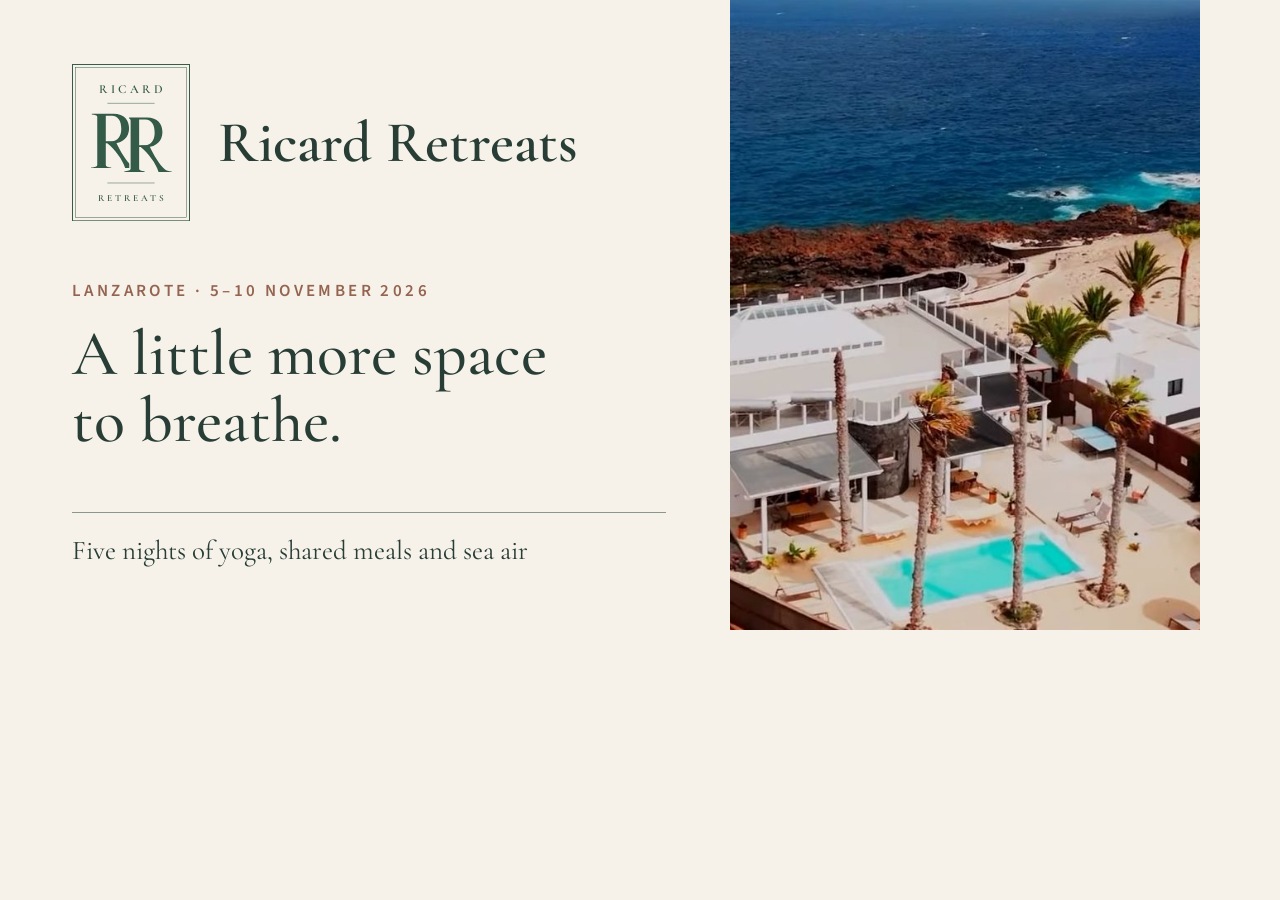
<file: tools/og-cover.html>
<!doctype html>
<!-- Template for assets/images/og-cover.jpg (1200x630). Render with headless Chrome, e.g.:
     google-chrome --headless=new --window-size=1200,630 --screenshot=og.png tools/og-cover.html
     then save as JPEG. Text here is not read from site-config.js: edit it if the brand changes. -->
<html><head><meta charset="utf-8">
<link rel="stylesheet" href="../css/styles.css">
<style>
  html,body{margin:0;width:1200px;height:630px;overflow:hidden;background:#f6f2e9}
  .og{display:grid;grid-template-columns:1fr 470px;height:630px}
  .l{padding:64px 64px 56px 72px;display:flex;flex-direction:column;justify-content:space-between}
  .top{display:flex;align-items:center;gap:28px}
  .badge{width:118px}
  .name{font-family:var(--serif);font-size:58px;font-weight:600;color:#273d35;line-height:1}
  .eb{font:600 17px var(--sans);letter-spacing:.2em;text-transform:uppercase;color:#956451;margin:0 0 18px}
  .h{font-family:var(--serif);font-weight:500;font-size:64px;line-height:1.04;color:#273d35;margin:0;max-width:520px}
  .f{font-family:var(--serif);font-size:27px;color:#273d35;border-top:1px solid rgba(39,61,53,.5);padding-top:16px;margin:0;font-variant-numeric:lining-nums}
  .r{height:630px;overflow:hidden}
  .r img{width:470px;height:630px;object-fit:cover;object-position:50% 45%}
</style></head><body>
<svg width="0" height="0" style="position:absolute"><symbol id="rr-pair" viewBox="-4 -4 218 158">
  <g fill="currentColor"><path fill-rule="evenodd" d="M4,0 H60 C88,0 100,17 100,38 C100,60 84,76 60,76 H40 V132 C40,136 45,138 54,138.5 V140 H2 V138.5 C11,138 18,136 18,132 V8 C18,4 12,2.5 4,2 Z M40,5 H56 C72,5 80,19 80,39 C80,59 70,71 56,71 H40 Z"/><path d="M44,72 H66 C78,98 92,121 106,133 C110,136.5 116,138.4 124,139 V140 H90 C82,116 64,93 44,76 Z"/></g>
  <g transform="translate(86,10)" style="fill:var(--rr-knock,#f6f2e9);stroke:var(--rr-knock,#f6f2e9)" stroke-width="7" stroke-linejoin="round"><path fill-rule="evenodd" d="M14,0 H60 C88,0 100,17 100,38 C100,60 84,76 60,76 H40 V132 C40,136 45,138 54,138.5 V140 H2 V138.5 C11,138 18,136 18,132 V8 C18,4 16,2.5 14,2 Z M40,5 H56 C72,5 80,19 80,39 C80,59 70,71 56,71 H40 Z"/><path d="M44,72 H66 C78,98 92,121 106,133 C110,136.5 116,138.4 124,139 V140 H90 C82,116 64,93 44,76 Z"/></g>
  <g transform="translate(86,10)" fill="currentColor"><path fill-rule="evenodd" d="M14,0 H60 C88,0 100,17 100,38 C100,60 84,76 60,76 H40 V132 C40,136 45,138 54,138.5 V140 H2 V138.5 C11,138 18,136 18,132 V8 C18,4 16,2.5 14,2 Z M40,5 H56 C72,5 80,19 80,39 C80,59 70,71 56,71 H40 Z"/><path d="M44,72 H66 C78,98 92,121 106,133 C110,136.5 116,138.4 124,139 V140 H90 C82,116 64,93 44,76 Z"/></g>
</symbol></svg>
<div class="og">
  <div class="l">
    <div class="top">
      <svg class="badge" viewBox="0 0 240 320">
        <rect x="1" y="1" width="238" height="318" fill="none" stroke="currentColor" stroke-width="2"/>
        <rect x="7.5" y="7.5" width="225" height="305" fill="none" stroke="currentColor" stroke-width="1"/>
        <text class="badge-top" x="123.5" y="60" text-anchor="middle">RICARD</text>
        <line x1="72" y1="80" x2="168" y2="80" stroke="currentColor" stroke-width="1"/>
        <use href="#rr-pair" x="34" y="98" width="172" height="124.7"/>
        <line x1="72" y1="242" x2="168" y2="242" stroke="currentColor" stroke-width="1"/>
        <text class="badge-bottom" x="123" y="278" text-anchor="middle">RETREATS</text>
      </svg>
      <div class="name">Ricard Retreats</div>
    </div>
    <div>
      <p class="eb">Lanzarote · 5–10 November 2026</p>
      <p class="h">A little more space to breathe.</p>
    </div>
    <p class="f">Five nights of yoga, shared meals and sea air</p>
  </div>
  <div class="r"><img src="../assets/images/hero-aerial-sea.jpg" alt=""></div>
</div>
</body></html>
</file>
<file: css/styles.css>
/* Ricard Retreats: calm, warm, editorial, mobile-first */

@font-face {
  font-family: "Cormorant Garamond";
  font-style: normal;
  font-weight: 400;
  font-display: swap;
  src: url("../assets/fonts/cormorant-garamond-latin-400-normal.woff2") format("woff2");
}
@font-face {
  font-family: "Cormorant Garamond";
  font-style: normal;
  font-weight: 500;
  font-display: swap;
  src: url("../assets/fonts/cormorant-garamond-latin-500-normal.woff2") format("woff2");
}
@font-face {
  font-family: "Cormorant Garamond";
  font-style: normal;
  font-weight: 600;
  font-display: swap;
  src: url("../assets/fonts/cormorant-garamond-latin-600-normal.woff2") format("woff2");
}
@font-face {
  font-family: "Cormorant Garamond";
  font-style: normal;
  font-weight: 700;
  font-display: swap;
  src: url("../assets/fonts/cormorant-garamond-latin-700-normal.woff2") format("woff2");
}
@font-face {
  font-family: "Source Sans 3";
  font-style: normal;
  font-weight: 400;
  font-display: swap;
  src: url("../assets/fonts/source-sans-3-latin-400-normal.woff2") format("woff2");
}
@font-face {
  font-family: "Source Sans 3";
  font-style: normal;
  font-weight: 500;
  font-display: swap;
  src: url("../assets/fonts/source-sans-3-latin-500-normal.woff2") format("woff2");
}
@font-face {
  font-family: "Source Sans 3";
  font-style: normal;
  font-weight: 600;
  font-display: swap;
  src: url("../assets/fonts/source-sans-3-latin-600-normal.woff2") format("woff2");
}
@font-face {
  font-family: "Source Sans 3";
  font-style: normal;
  font-weight: 700;
  font-display: swap;
  src: url("../assets/fonts/source-sans-3-latin-700-normal.woff2") format("woff2");
}

:root {
  --ivory: #f6f2e9;
  --sea: #345a48;
  --charcoal: #273d35;
  --sand: #e8e2d5;
  --terracotta: #956451;
  /* darker terracotta for small text: 5.4:1 on ivory, 4.7:1 on sand */
  --terracotta-text: #835846;
  --ink: #273d35;
  --muted: #4d5f57;
  --rule: rgba(39, 61, 53, 0.22);
  --rule-strong: rgba(39, 61, 53, 0.5);
  --rr-knock: var(--ivory);
  --serif: "Cormorant Garamond", "Cormorant", Garamond, "Times New Roman", serif;
  --sans: "Source Sans 3", "Source Sans Pro", system-ui, -apple-system, "Segoe UI", sans-serif;
  --radius: 3px;
  --max: 1160px;
  --gutter: clamp(1.25rem, 4vw, 2.5rem);
  --space: clamp(4.5rem, 10vw, 8rem);
}

*, *::before, *::after { box-sizing: border-box; }
html { -webkit-text-size-adjust: 100%; scroll-behavior: smooth; }
/* Keep anchored headings clear of the sticky header (4.5rem tall) plus 16px */
main [id], section[id] { scroll-margin-top: calc(4.5rem + 16px); }
.anchor-alias { position: absolute; }
@media (prefers-reduced-motion: reduce) {
  html { scroll-behavior: auto; }
  *, *::before, *::after { transition: none !important; animation: none !important; }
}
body {
  margin: 0;
  background: var(--ivory);
  color: var(--ink);
  font-family: var(--sans);
  font-size: 1.0625rem;
  line-height: 1.65;
  text-rendering: optimizeLegibility;
  -webkit-font-smoothing: antialiased;
  overflow-x: hidden;
}
img { display: block; max-width: 100%; height: auto; }
[hidden] { display: none !important; }
a { color: var(--sea); text-underline-offset: 0.2em; text-decoration-thickness: 1px; }
a:hover { color: var(--charcoal); }
:focus-visible { outline: 3px solid var(--terracotta); outline-offset: 3px; border-radius: 1px; }

h1, h2, h3, .statement, .moments-note { font-variant-numeric: lining-nums; }
h1, h2, h3 { font-family: var(--serif); font-weight: 500; color: var(--charcoal); line-height: 1.08; margin: 0; letter-spacing: -0.005em; }
h1 { font-size: clamp(2.8rem, 7vw, 5.25rem); }
h2 { font-size: clamp(2.2rem, 4.6vw, 3.5rem); }
h3 { font-size: clamp(1.55rem, 2.4vw, 1.9rem); }
p { margin: 0 0 1.1em; }

.container { width: 100%; max-width: var(--max); margin: 0 auto; padding: 0 var(--gutter); }
.visually-hidden { position: absolute !important; width: 1px; height: 1px; overflow: hidden; clip: rect(0 0 0 0); white-space: nowrap; }

.skip-link { position: absolute; left: 1rem; top: -4rem; z-index: 100; background: var(--charcoal); color: var(--ivory); padding: 0.6rem 1rem; }
.skip-link:focus { top: 1rem; }

.eyebrow {
  font-family: var(--sans);
  font-size: 0.8125rem;
  font-weight: 600;
  letter-spacing: 0.18em;
  text-transform: uppercase;
  color: var(--terracotta-text);
  margin: 0 0 1.1rem;
}
.eyebrow-light { color: #e3c6b8; }

/* Buttons */
.button {
  display: inline-flex; align-items: center; justify-content: center;
  min-height: 3rem; padding: 0.8rem 1.6rem;
  border-radius: 2px; border: 1px solid transparent;
  font-family: var(--sans); font-size: 1rem; font-weight: 600; letter-spacing: 0.02em;
  text-decoration: none; cursor: pointer;
  transition: background-color .2s ease, color .2s ease;
}
.button-primary { background: var(--sea); color: var(--ivory); }
.button-primary:hover { background: var(--charcoal); color: var(--ivory); }
.button-light { background: var(--ivory); color: var(--charcoal); }
.button-light:hover { background: #fff; color: var(--charcoal); }
.button-outline-light { background: transparent; color: var(--ivory); border-color: rgba(246, 242, 233, 0.75); }
.button-outline-light:hover { background: rgba(246, 242, 233, 0.12); color: var(--ivory); }
.text-link { font-weight: 600; color: var(--sea); }

/* Header */
.site-header {
  position: sticky; top: 0; z-index: 50;
  background: rgba(246, 242, 233, 0.96);
  border-bottom: 1px solid var(--rule);
}
@supports (backdrop-filter: blur(6px)) {
  .site-header { background: rgba(246, 242, 233, 0.88); backdrop-filter: blur(6px); }
}
.header-inner { display: flex; align-items: center; justify-content: space-between; gap: 1rem; min-height: 4.5rem; }
.brand { display: inline-flex; align-items: center; gap: 0.8rem; text-decoration: none; color: var(--sea); }
.brand-mark { height: 42px; width: auto; aspect-ratio: 218 / 158; color: var(--sea); flex: none; }
.brand-name { font-family: var(--serif); font-size: 1.5rem; font-weight: 600; letter-spacing: 0.01em; color: var(--charcoal); white-space: nowrap; }

.nav-toggle {
  display: inline-flex; align-items: center; gap: 0.55rem;
  background: none; border: 1px solid var(--rule-strong); border-radius: 2px;
  padding: 0.5rem 0.8rem; color: var(--charcoal); font: 600 0.9rem var(--sans); cursor: pointer;
}
.nav-toggle-bars, .nav-toggle-bars::before, .nav-toggle-bars::after {
  display: block; width: 18px; height: 1.5px; background: currentColor; position: relative; content: "";
}
.nav-toggle-bars::before { position: absolute; top: -5px; }
.nav-toggle-bars::after { position: absolute; top: 5px; }
.nav-toggle[aria-expanded="true"] .nav-toggle-bars { background: transparent; }
.nav-toggle[aria-expanded="true"] .nav-toggle-bars::before { top: 0; transform: rotate(45deg); }
.nav-toggle[aria-expanded="true"] .nav-toggle-bars::after { top: 0; transform: rotate(-45deg); }

.site-nav { display: none; position: absolute; left: 0; right: 0; top: 100%; background: var(--ivory); border-bottom: 1px solid var(--rule); max-height: calc(100vh - 4.5rem); max-height: calc(100dvh - 4.5rem); overflow-y: auto; overscroll-behavior: contain; }
.site-nav.is-open { display: block; }
.site-nav ul { list-style: none; margin: 0; padding: 0; }
.nav-list { padding: 0.5rem var(--gutter) 1.25rem !important; }
.nav-item > a, .nav-sub-toggle {
  display: flex; align-items: center; justify-content: space-between; width: 100%;
  padding: 0.85rem 0; border: 0; border-bottom: 1px solid var(--rule); background: none;
  color: var(--charcoal); text-decoration: none; font: 500 1.0625rem var(--sans); text-align: left; cursor: pointer;
}
.nav-item:last-child > a { border-bottom: 0; }
.site-nav .nav-cta { color: var(--sea); font-weight: 700; }
.nav-chev { width: 0.5rem; height: 0.5rem; border-right: 1.5px solid currentColor; border-bottom: 1.5px solid currentColor; transform: rotate(45deg) translateY(-2px); margin: 0 0.35rem 0 0.6rem; transition: transform .2s ease; flex: none; }
.nav-sub-toggle[aria-expanded="true"] .nav-chev { transform: rotate(-135deg) translateY(-1px); }
.nav-sub { padding: 0.6rem 0 0.9rem; border-bottom: 1px solid var(--rule); }
.nav-sub-label { margin: 0 0 0.3rem; font-size: 0.75rem; font-weight: 600; letter-spacing: 0.16em; text-transform: uppercase; color: var(--terracotta-text); }
.nav-sub-list a { display: block; padding: 0.5rem 0; color: var(--charcoal); text-decoration: none; font-weight: 500; }
.nav-sub-parent { font-family: var(--serif); font-size: 1.2rem; font-weight: 600 !important; color: var(--sea) !important; }
.nav-sub-child { margin-left: 0.35rem; padding-left: 0.9rem; border-left: 1px solid var(--rule-strong); }
.nav-sub-child a { padding: 0.4rem 0; font-size: 0.98rem; }
.nav-sub-sep { margin-top: 0.7rem !important; padding-top: 0.6rem !important; border-top: 1px solid var(--rule); }
.site-nav a:hover, .nav-sub-toggle:hover { color: var(--sea); }

@media (min-width: 900px) {
  .nav-toggle { display: none; }
  .site-nav { display: block; position: static; background: none; border: 0; max-height: none; overflow: visible; }
  .nav-list { display: flex; align-items: center; gap: clamp(1.1rem, 2vw, 1.9rem); padding: 0 !important; }
  .nav-item { position: relative; }
  .nav-item > a, .nav-sub-toggle { width: auto; padding: 0.3rem 0; border: 0; font-size: 0.95rem; white-space: nowrap; }
  .nav-item > a:hover { text-decoration: underline; }
  .site-nav .nav-cta { border: 1px solid var(--sea) !important; padding: 0.5rem 1.1rem !important; border-radius: 2px; }
  .site-nav .nav-cta:hover { background: var(--sea); color: var(--ivory) !important; text-decoration: none !important; }
  .nav-sub {
    position: absolute; top: calc(100% + 0.9rem); left: -1.25rem; z-index: 60; width: 17.5rem;
    padding: 1.1rem 1.25rem 1rem; background: var(--ivory); border: 1px solid var(--rule-strong); border-radius: var(--radius);
    box-shadow: 0 12px 30px rgba(39, 61, 53, 0.12);
  }
  .nav-sub-list a { white-space: nowrap; }
  .nav-sub-list a:hover { text-decoration: underline; }
  .brand-mark { height: 46px; }
}

/* Hero */
.hero { padding: clamp(3rem, 7vw, 6rem) 0 clamp(3.5rem, 7vw, 6rem); }
.hero-grid { display: grid; gap: 3rem; align-items: center; }
.hero-text h1 { max-width: 14ch; margin-bottom: 1.6rem; }
.lede { font-size: clamp(1.15rem, 1.6vw, 1.3rem); line-height: 1.6; color: var(--muted); max-width: 34rem; margin-bottom: 2rem; }
.facts {
  list-style: none; margin: 0 0 2.25rem; padding: 0.95rem 0;
  display: flex; flex-wrap: wrap; gap: 0.35rem 0;
  border-top: 1px solid var(--rule-strong); border-bottom: 1px solid var(--rule);
  max-width: 34rem;
  font-family: var(--serif); font-size: 1.3rem; font-weight: 500; color: var(--charcoal);
  font-variant-numeric: lining-nums;
}
.facts li { display: inline-flex; align-items: center; }
.facts li + li::before { content: ""; width: 4px; height: 4px; border-radius: 50%; background: var(--terracotta); margin: 0 0.9rem; }
.hero-actions { display: flex; flex-wrap: wrap; align-items: center; gap: 1.25rem 1.75rem; }
.hero-figure { margin: 0; justify-self: center; width: 100%; max-width: 440px; }
.hero-figure img { width: 100%; aspect-ratio: 570 / 762; object-fit: cover; border-radius: var(--radius); }
figcaption { font-size: 0.875rem; color: var(--muted); margin-top: 0.7rem; padding-left: 0.85rem; border-left: 1px solid var(--terracotta); line-height: 1.4; }
@media (min-width: 900px) {
  .hero-grid { grid-template-columns: minmax(0, 1.25fr) minmax(0, 0.9fr); gap: clamp(3rem, 6vw, 6rem); }
  .hero-figure { justify-self: end; }
}

/* Welcome */
.welcome { border-top: 1px solid var(--rule); border-bottom: 1px solid var(--rule); padding: clamp(3.5rem, 7vw, 5.5rem) 0; }
.welcome-grid { display: grid; gap: 2.5rem; align-items: center; justify-items: center; text-align: center; }
.badge-wrap { display: flex; flex-direction: column; align-items: center; }
.badge { width: 150px; height: auto; color: var(--sea); }
.badge text { font-family: var(--serif); fill: currentColor; font-weight: 600; }
.badge-top { font-size: 25px; letter-spacing: 7px; }
.badge-bottom { font-size: 19px; letter-spacing: 6px; }
.playful { margin: 1rem 0 0; font-family: var(--serif); font-style: italic; font-size: 1.05rem; color: var(--terracotta-text); }
.welcome-text { font-family: var(--serif); font-size: clamp(1.5rem, 2.6vw, 2.05rem); line-height: 1.35; color: var(--charcoal); max-width: 32ch; margin: 0; }
@media (min-width: 760px) {
  .welcome-grid { grid-template-columns: auto minmax(0, 1fr); gap: clamp(3rem, 7vw, 6rem); justify-items: start; text-align: left; }
}

/* Sections */
.section { padding: var(--space) 0; }
.section-sand { background: var(--sand); }
.section-sand { --rr-knock: var(--sand); }
.section-head { margin-bottom: clamp(2.5rem, 5vw, 4rem); max-width: 40rem; }

/* Experience: three moments */
.moments { list-style: none; margin: 0; padding: 0; display: grid; border-top: 1px solid var(--rule-strong); }
.moment { padding: 2rem 0 2.25rem; border-bottom: 1px solid var(--rule); }
.moment h3 { margin-bottom: 0.9rem; }
.moment p:last-child { margin: 0; max-width: 36ch; color: var(--muted); }
.moment-time { font-size: 0.8125rem; font-weight: 600; letter-spacing: 0.16em; text-transform: uppercase; color: var(--terracotta-text); margin-bottom: 0.9rem; }
.moments-note { margin: 2.25rem 0 0; max-width: 46rem; font-family: var(--serif); font-size: 1.35rem; line-height: 1.45; color: var(--charcoal); }
@media (min-width: 900px) {
  .moments { grid-template-columns: repeat(3, 1fr); border-bottom: 1px solid var(--rule); }
  .moment { padding: 2.5rem 2.5rem 2.75rem; border-bottom: 0; }
  .moment:first-child { padding-left: 0; }
  .moment:last-child { padding-right: 0; }
  .moment + .moment { border-left: 1px solid var(--rule); }
}

/* Host */
.host-grid { display: grid; gap: 2rem 4rem; }
.host-title { font-family: var(--serif); font-style: italic; font-size: 1.4rem; color: var(--sea); margin: 0.75rem 0 0; }
.host-body { max-width: 36rem; }
.host-body > p:not(.statement):not(.credentials) { color: var(--ink); }
.statement { font-family: var(--serif); font-size: clamp(1.7rem, 3vw, 2.35rem); line-height: 1.2; color: var(--charcoal); padding-bottom: 1.4rem; margin-bottom: 1.6rem; border-bottom: 1px solid var(--rule-strong); }
.credentials { font-size: 0.9rem; letter-spacing: 0.04em; color: var(--muted); padding-top: 1rem; border-top: 1px solid var(--rule); }
.host-photo, .chef-photo { margin: 2rem 0 0; max-width: 360px; }
.host-photo img, .chef-photo img { border-radius: var(--radius); }
@media (min-width: 900px) {
  .host-grid { grid-template-columns: minmax(0, 0.8fr) minmax(0, 1.2fr); }
}

/* Villa */
.villa-intro { margin-bottom: clamp(2.5rem, 5vw, 3.5rem); display: grid; gap: 2.5rem; align-items: center; }
.video-label { font-family: var(--serif); font-size: 1.3rem; line-height: 1.4; color: var(--charcoal); margin: 1.6rem 0 1.1rem; padding-top: 1.3rem; border-top: 1px solid var(--rule); }
.video-link-wrap { margin: 0; }
.villa-video { margin: 0; width: 100%; max-width: 360px; justify-self: center; }
.villa-video video { display: block; width: 100%; height: auto; aspect-ratio: 608 / 1080; background: var(--charcoal); border-radius: var(--radius); }
@media (min-width: 900px) {
  .villa-intro { grid-template-columns: minmax(0, 1fr) minmax(0, 360px); gap: clamp(3rem, 6vw, 5.5rem); }
  .villa-video { justify-self: end; }
}
.villa-text { max-width: 40rem; }
.villa-text h2 { margin-bottom: 1.5rem; }
.villa-lede { font-family: var(--serif); font-size: 1.45rem; line-height: 1.4; color: var(--charcoal); }
/* Aligned gallery: equal columns, equal gaps, one aspect ratio, captions in the same place.
   3 columns on desktop, 2 on tablet, 1 on mobile; 4:3 professional photos with 800px/1600px srcset. */
.gallery { display: grid; grid-template-columns: 1fr; gap: 2rem 1.5rem; }
.gallery figure { margin: 0; }
.gallery img { width: 100%; aspect-ratio: 4 / 3; object-fit: cover; object-position: 50% 50%; border-radius: var(--radius); }
@media (min-width: 640px) {
  .gallery { grid-template-columns: repeat(2, minmax(0, 1fr)); gap: 2.25rem 1.75rem; }
}
@media (min-width: 900px) {
  .gallery { grid-template-columns: repeat(3, minmax(0, 1fr)); }
}

/* London yoga: compact image + text */
.london-grid { display: grid; gap: 2.25rem; align-items: center; }
.london-figure { margin: 0; width: 100%; max-width: 380px; order: 2; }
.london-text { order: 1; }
.london-figure img { width: 100%; aspect-ratio: 4 / 5; object-fit: cover; border-radius: var(--radius); }
.london-text { max-width: 36rem; }
.london-text h2 { margin-bottom: 1.4rem; }
.london-body { color: var(--ink); }
.london-facts { font-family: var(--serif); font-size: 1.3rem; font-weight: 500; color: var(--charcoal); font-variant-numeric: lining-nums; padding: 0.8rem 0; border-top: 1px solid var(--rule-strong); border-bottom: 1px solid var(--rule); margin: 1.5rem 0 1.25rem; }
.next-class { text-wrap: balance; display: inline-block; margin: 0 0 1.25rem; padding: 0.55rem 0.95rem; border: 1px solid var(--sea); border-left-width: 4px; border-radius: 2px; background: rgba(52, 90, 72, 0.06); color: var(--charcoal); font-weight: 600; font-variant-numeric: lining-nums; }
.london-venue { text-wrap: balance; color: var(--muted); margin-bottom: 1.75rem; }
.venue-link { font-size: 0.95rem; }
.service-actions { margin: 0; display: flex; flex-wrap: wrap; gap: 0.9rem 1rem; }
.button-outline { background: transparent; color: var(--sea); border-color: var(--sea); }
.button-outline:hover { background: var(--sea); color: var(--ivory); }
@media (min-width: 900px) {
  .london-grid { grid-template-columns: minmax(0, 380px) minmax(0, 1fr); gap: clamp(3rem, 6vw, 5.5rem); }
  .london-figure { order: 0; }
  .london-text { order: 0; }
}

/* Personal training: text-led */
.pt-grid { display: grid; gap: 1.5rem 4rem; }
.pt-body { max-width: 36rem; }
.pt-text { font-family: var(--serif); font-variant-numeric: lining-nums; font-size: clamp(1.3rem, 2vw, 1.5rem); line-height: 1.45; color: var(--charcoal); padding-top: 1.4rem; border-top: 1px solid var(--rule-strong); margin-bottom: 1.75rem; }
.pt-testimonials { margin-top: clamp(2.5rem, 5vw, 3.5rem); padding-top: 1.75rem; border-top: 1px solid var(--rule); }
.pt-reviews-label { font-family: var(--serif); font-style: italic; font-size: 1.25rem; color: var(--sea); margin: 0 0 1.25rem; }
.review-grid { display: grid; gap: 1.25rem; }
.review { margin: 0; display: flex; flex-direction: column; padding: 1.5rem 1.5rem 1.35rem; background: var(--ivory); border: 1px solid var(--rule); border-radius: var(--radius); }
.review blockquote { margin: 0 0 1.25rem; flex: 1; }
.review blockquote p { margin: 0; font-family: var(--serif); font-size: 1.3rem; line-height: 1.4; color: var(--charcoal); }
.review blockquote p::before { content: "\2018"; }
.review blockquote p::after { content: "\2019"; }
.review figcaption { margin: 0; padding: 0.9rem 0 0; border-left: 0; border-top: 1px solid var(--rule); display: flex; flex-direction: column; gap: 0.15rem; }
.review-name { font-weight: 600; color: var(--charcoal); font-size: 1rem; }
.review-source { font-size: 0.85rem; color: var(--muted); }
.review-link { font-size: 0.85rem; margin-top: 0.35rem; align-self: flex-start; }
@media (min-width: 900px) {
  .pt-testimonials { grid-column: 1 / -1; }
  .review-grid { grid-template-columns: repeat(3, minmax(0, 1fr)); gap: 1.5rem; }
}
@media (min-width: 900px) { .pt-grid { grid-template-columns: minmax(0, 0.8fr) minmax(0, 1.2fr); } }

/* Food */
.food-grid { display: grid; gap: 1.5rem 4rem; }
.food-body { max-width: 36rem; }
@media (min-width: 900px) { .food-grid { grid-template-columns: minmax(0, 0.8fr) minmax(0, 1.2fr); } }

/* Details */
.essentials { margin: 0 0 clamp(3.5rem, 7vw, 5rem); border-top: 1px solid var(--rule-strong); }
.essentials > div { display: grid; gap: 0.25rem 2rem; padding: 1.15rem 0; border-bottom: 1px solid var(--rule); }
.essentials dt { font-size: 0.8125rem; font-weight: 600; letter-spacing: 0.14em; text-transform: uppercase; color: var(--terracotta-text); padding-top: 0.2rem; }
.essentials dd { margin: 0; max-width: 38rem; font-size: 1.0625rem; }
@media (min-width: 760px) { .essentials > div { grid-template-columns: 15rem minmax(0, 1fr); } }

.faq { max-width: 48rem; }
.faq-title { margin-bottom: 1.25rem; }
.faq details { border-bottom: 1px solid var(--rule); }
.faq details:first-of-type { border-top: 1px solid var(--rule-strong); }
.faq summary {
  list-style: none; cursor: pointer; padding: 1.1rem 2.5rem 1.1rem 0; position: relative;
  font-family: var(--serif); font-size: 1.35rem; font-weight: 500; color: var(--charcoal);
}
.faq summary::-webkit-details-marker { display: none; }
.faq summary::after { content: "+"; position: absolute; right: 0.25rem; top: 50%; transform: translateY(-52%); font-family: var(--sans); font-size: 1.5rem; font-weight: 300; color: var(--terracotta); }
.faq details[open] summary::after { content: "–"; }
.faq details p { margin: 0 0 1.3rem; max-width: 40rem; color: var(--muted); }

/* Contact */
.section-dark { background: var(--sea); color: var(--ivory); --rr-knock: var(--sea); }
.section-dark h2 { color: var(--ivory); }
.section-dark a:not(.button) { color: var(--ivory); }
.contact-inner { max-width: 46rem; text-align: center; }
.contact-inner h2 { margin-bottom: 1.4rem; }
.contact-intro { font-family: var(--serif); font-size: clamp(1.4rem, 2.4vw, 1.75rem); line-height: 1.4; color: #f1ece1; margin: 0 auto 2.25rem; max-width: 32ch; }
.contact-actions { margin: 0; display: flex; flex-wrap: wrap; justify-content: center; gap: 0.9rem 1rem; }
.contact-email { margin: 1.25rem 0 0; color: #f1ece1; font-size: 1rem; }
.contact-email a { font-weight: 600; overflow-wrap: anywhere; }
.interest-form { margin: 3rem auto 0; max-width: 32rem; text-align: left; display: grid; gap: 1.1rem; }
.field label { display: block; font-weight: 600; margin-bottom: 0.35rem; }
.optional { font-weight: 400; opacity: 0.85; }
.field input[type="text"], .field input[type="email"], .field textarea {
  width: 100%; padding: 0.75rem 0.85rem; border-radius: 2px; border: 1px solid rgba(246, 242, 233, 0.6);
  background: rgba(246, 242, 233, 0.08); color: var(--ivory); font: inherit;
}
.field-check { display: flex; gap: 0.6rem; align-items: flex-start; }
.field-check label { font-weight: 400; margin: 0; }
.field-check input { margin-top: 0.35rem; width: 1.1rem; height: 1.1rem; }
.section-dark :focus-visible { outline-color: #e3c6b8; }
.form-status { min-height: 1.5rem; margin: 0; }
.form-status.success { color: #dfeee5; }
.form-status.error { color: #f3d3c6; }

/* Next retreat section: sand with a finely ruled frame, clearly separate from the green contact block */
.next-retreat { background: var(--sand); --rr-knock: var(--sand); }
.next-frame {
  max-width: 52rem; margin: 0 auto; text-align: center;
  padding: clamp(2.5rem, 6vw, 4.5rem) clamp(1.25rem, 5vw, 4rem);
  border: 1px solid var(--rule-strong); outline: 1px solid var(--rule); outline-offset: -8px;
}
.next-frame h2 { margin-bottom: 1.4rem; text-wrap: balance; }
.next-lead { font-family: var(--serif); font-style: italic; font-size: clamp(1.35rem, 2.4vw, 1.7rem); line-height: 1.4; color: var(--sea); margin: 0 auto 1.1rem; max-width: 34ch; }
.next-body { margin: 0 auto 2rem; max-width: 36rem; color: var(--ink); }
.next-actions { margin: 0; }

/* Lanzarote enquiry close: light, centred end to the retreat story */
.lanzarote-enquiry { border-top: 1px solid var(--rule); }
.lz-enquiry-inner { max-width: 46rem; text-align: center; }
.lz-enquiry-inner h2 { margin-bottom: 1.3rem; }
.lz-enquiry-intro { font-family: var(--serif); font-size: clamp(1.35rem, 2.3vw, 1.65rem); line-height: 1.4; color: var(--charcoal); margin: 0 auto 2rem; max-width: 32ch; }
.lz-enquiry-actions { margin: 0; display: flex; flex-wrap: wrap; justify-content: center; gap: 0.9rem 1rem; }
.lz-enquiry-email { margin: 1.2rem 0 0; color: var(--muted); font-size: 1rem; }
.lz-enquiry-email a { font-weight: 600; overflow-wrap: anywhere; }

/* About Ricard: a thin rule before the eyebrow marks the move from retreats to Ricard in London */
.eyebrow-ruled { display: flex; align-items: center; gap: 0.9rem; }
.eyebrow-ruled::before { content: ""; width: 2.5rem; height: 1px; background: var(--terracotta); flex: none; }
.pt .review { background: var(--sand); }

/* Footer */
.site-footer { padding: 3.5rem 0 3rem; }
.footer-inner { display: flex; flex-direction: column; align-items: center; gap: 1.5rem; text-align: center; }
.badge-small { width: 92px; }
.footer-text p { margin: 0 0 0.35rem; color: var(--muted); font-size: 0.95rem; }
.footer-text .footer-brand { font-family: var(--serif); font-size: 1.5rem; font-weight: 600; color: var(--charcoal); margin-bottom: 0.5rem; }
.footer-text a { color: var(--sea); }
.footer-small { font-size: 0.85rem !important; margin-top: 0.9rem !important; }
@media (min-width: 760px) {
  .footer-inner { flex-direction: row; justify-content: center; text-align: left; gap: 2.5rem; }
}

@media (max-width: 480px) {
  .brand-name { font-size: 1.3rem; }
  .brand-mark { height: 40px; }
  .facts { display: grid; grid-template-columns: 1.15fr 1fr 1fr; font-size: 1.1rem; line-height: 1.25; }
  .facts li { padding: 0 0.75rem; }
  .facts li:first-child { padding-left: 0; }
  .facts li + li { border-left: 1px solid var(--rule); }
  .facts li + li::before { display: none; }
}
</file>
